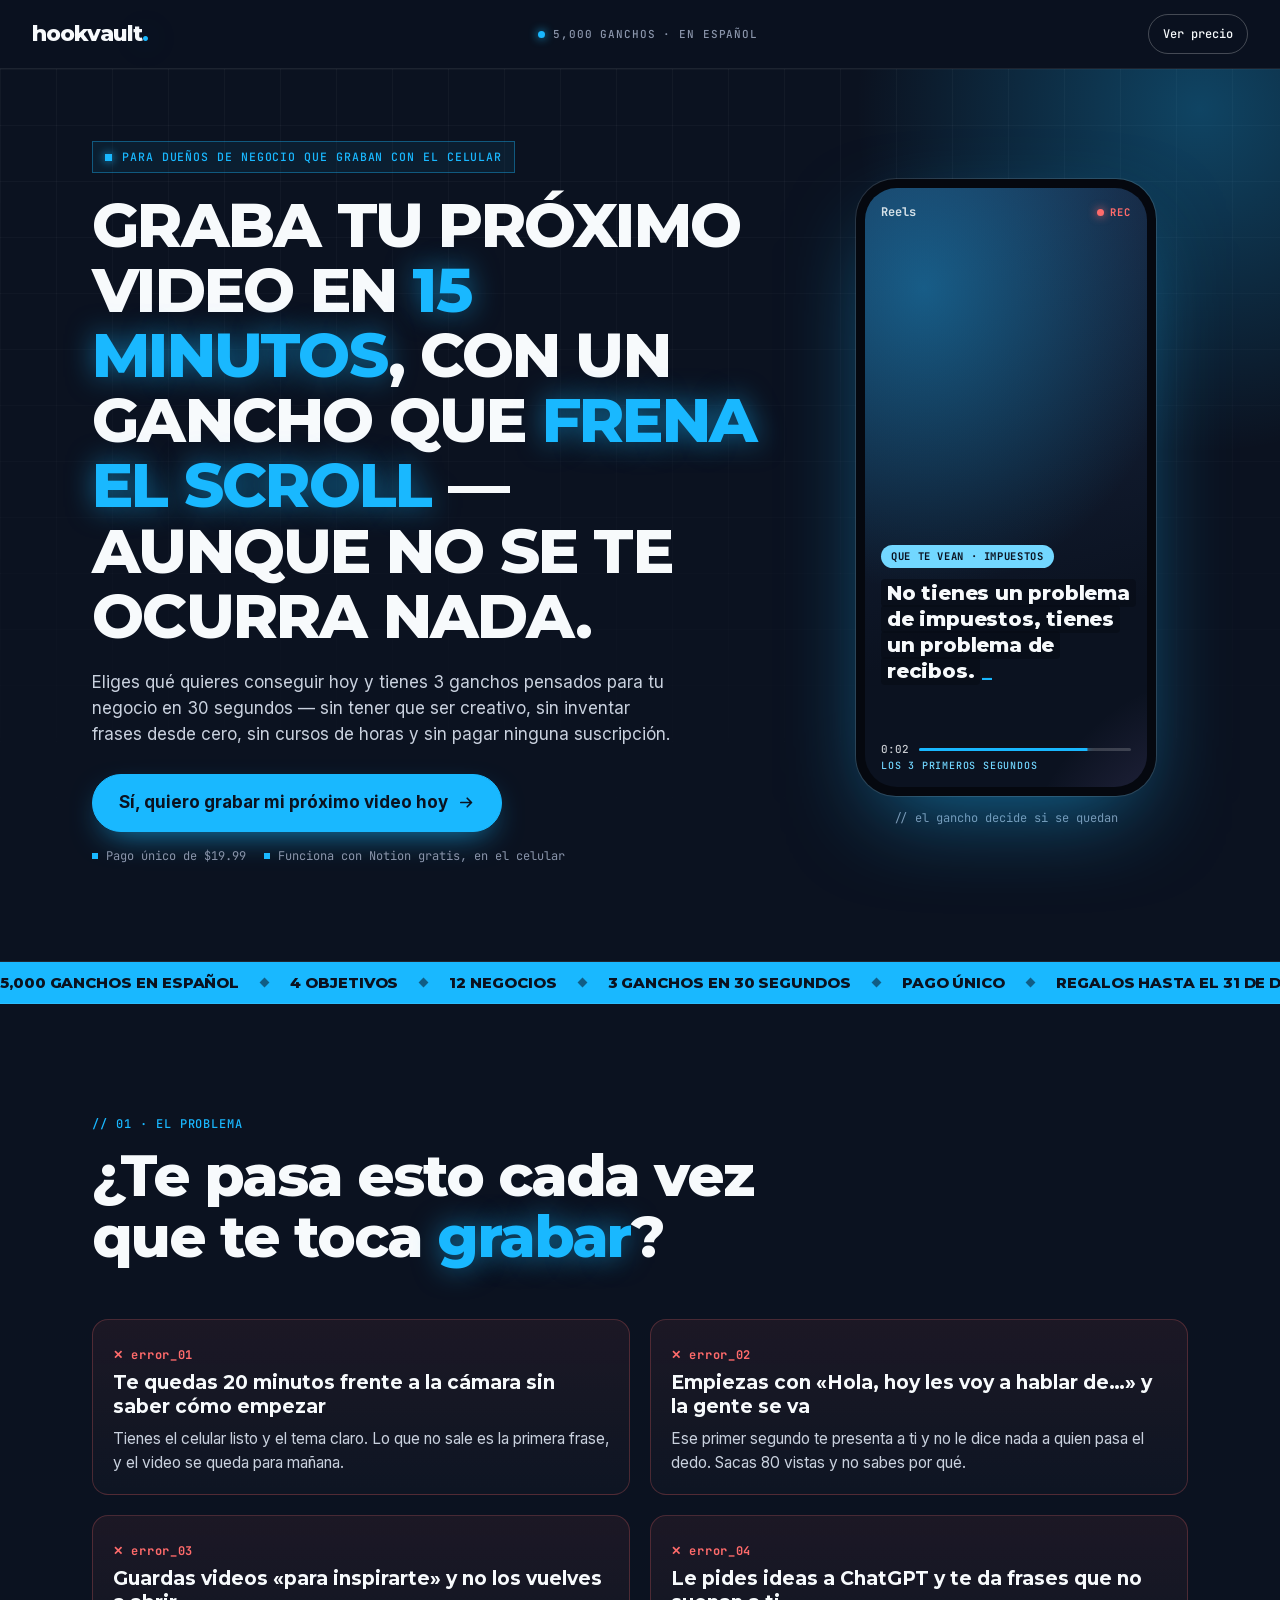
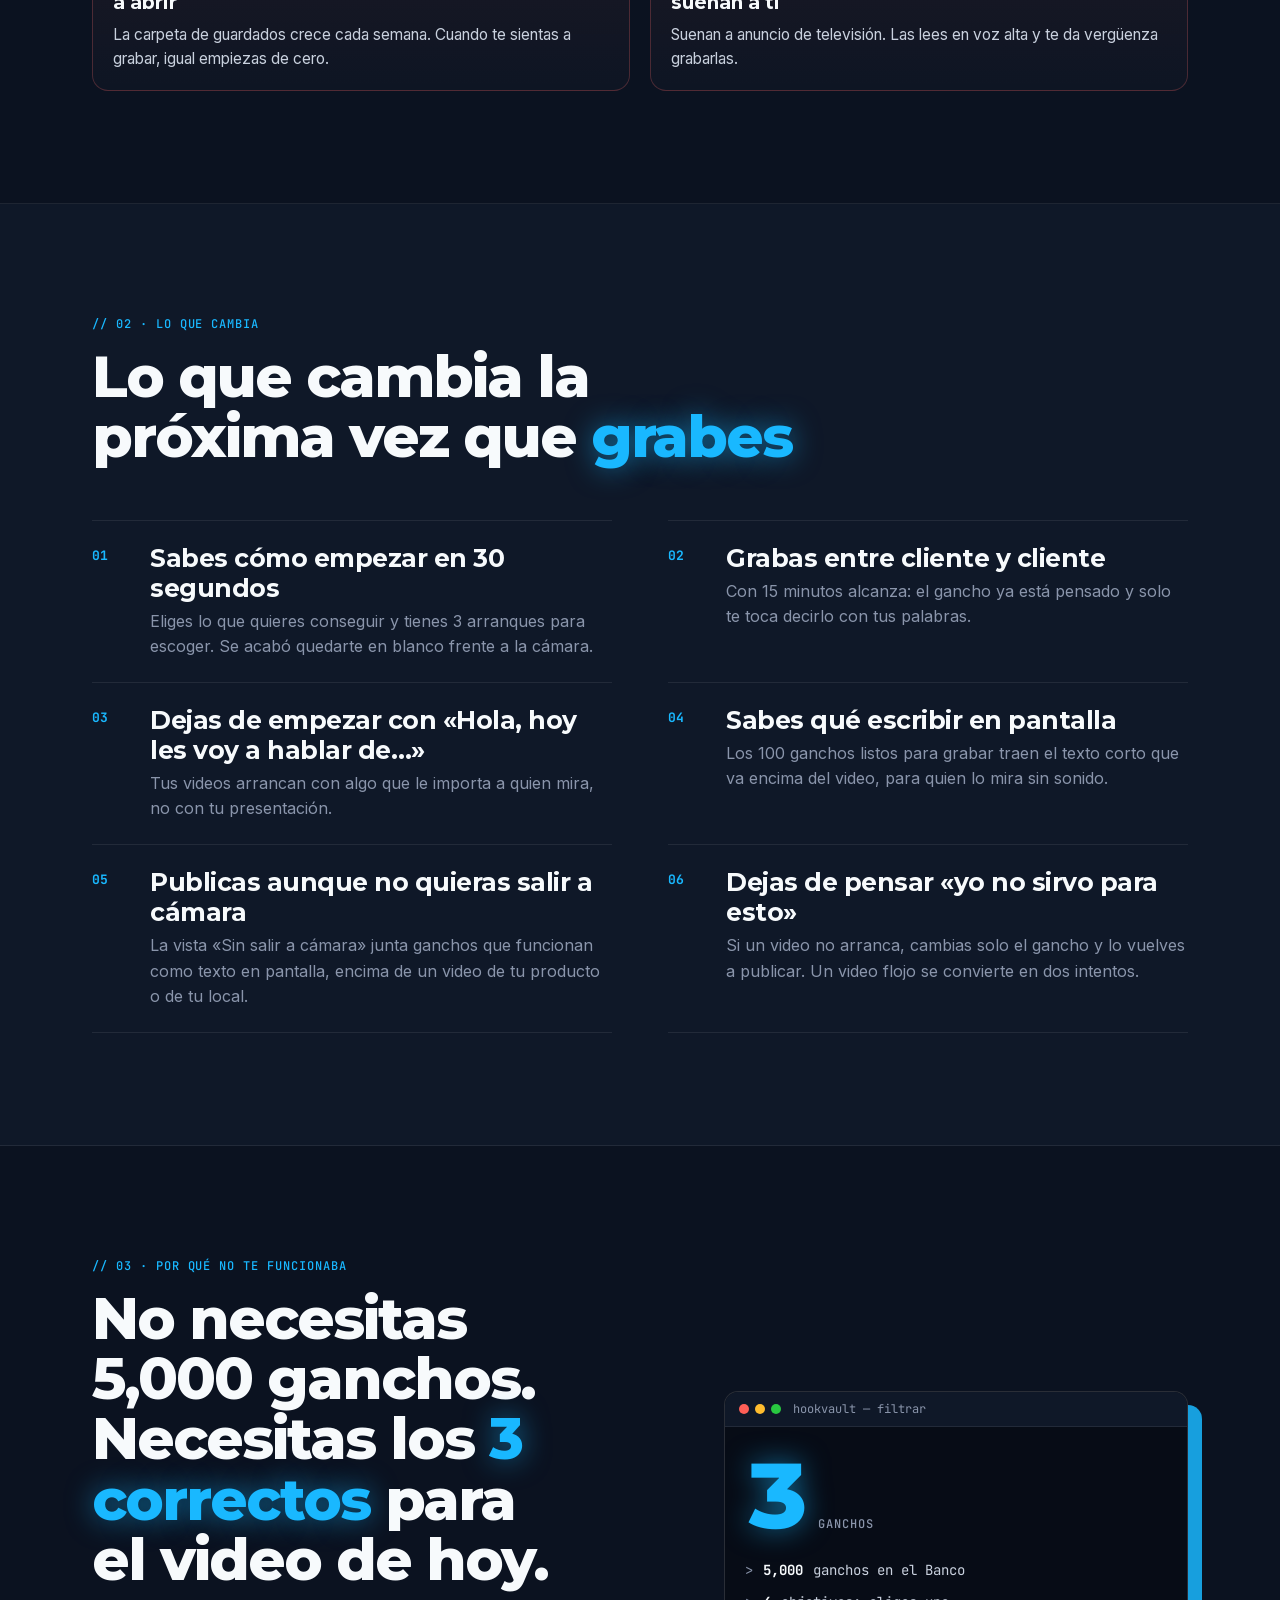
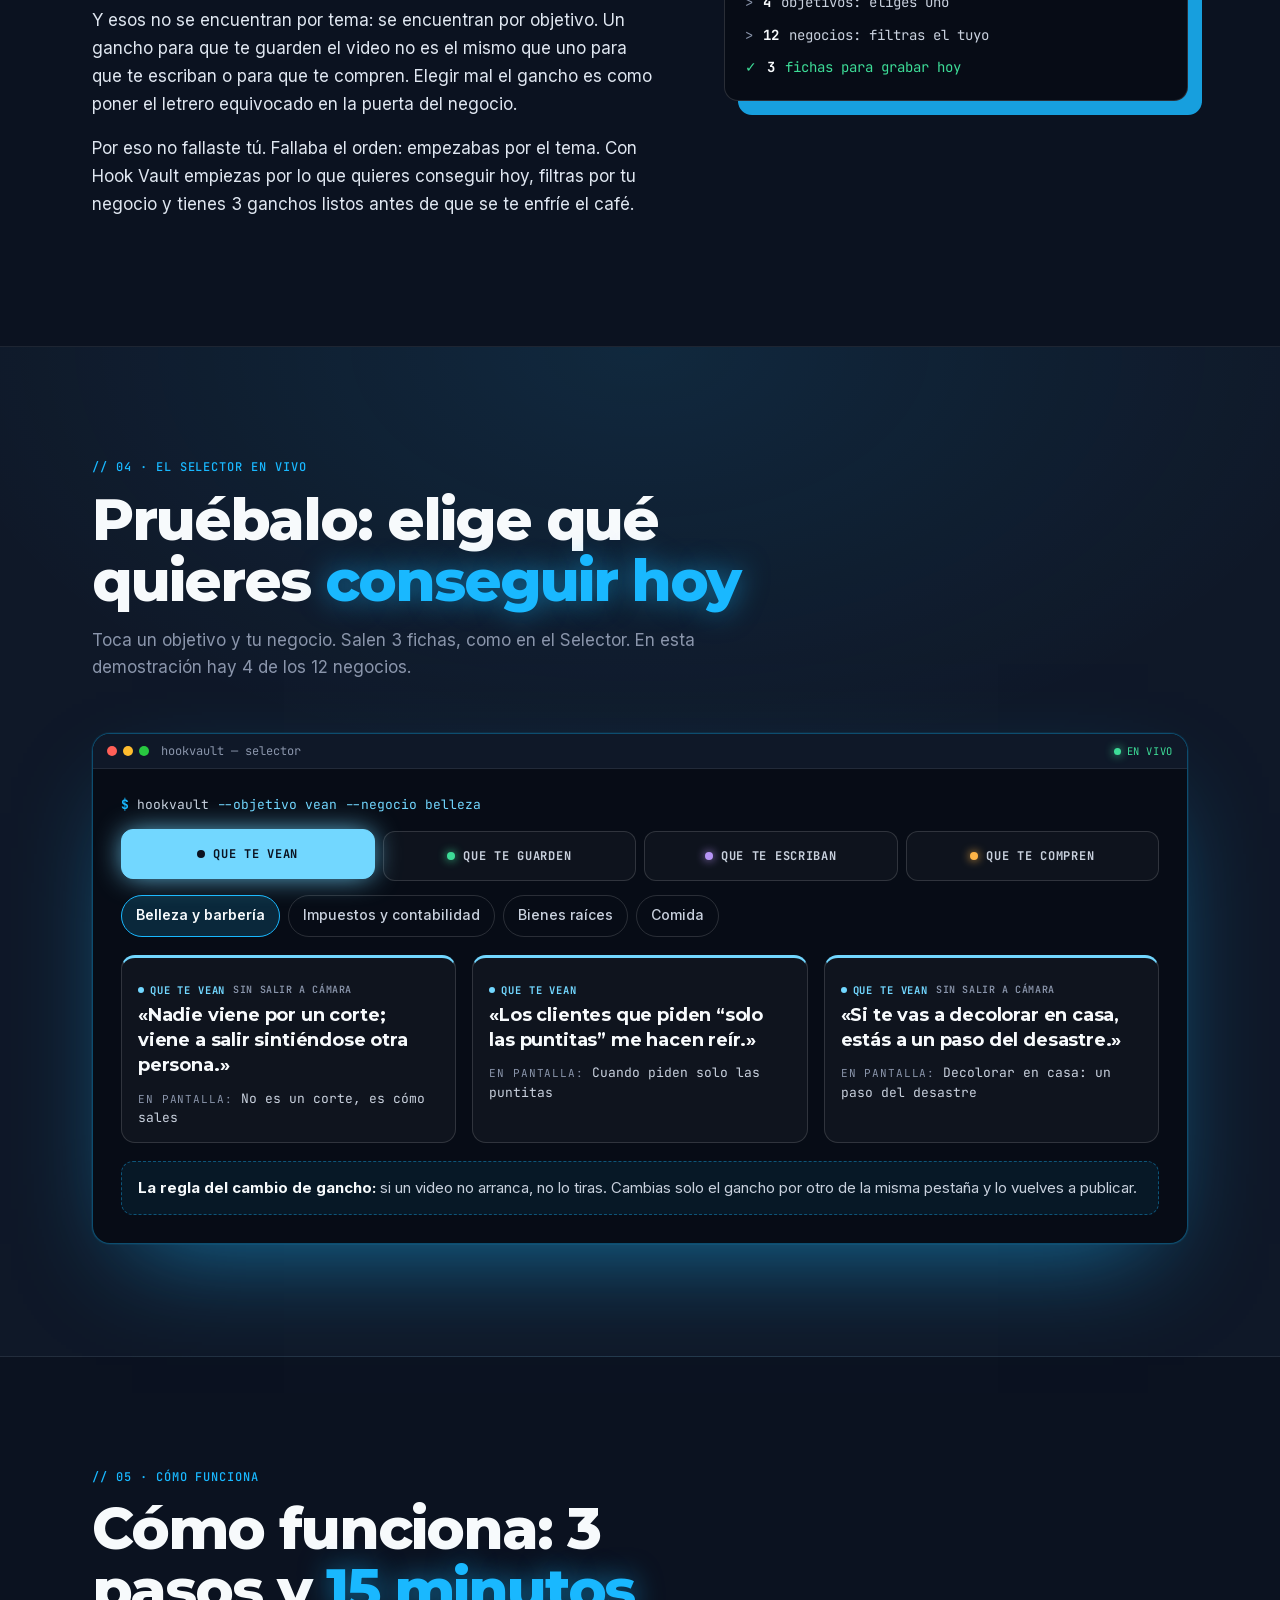
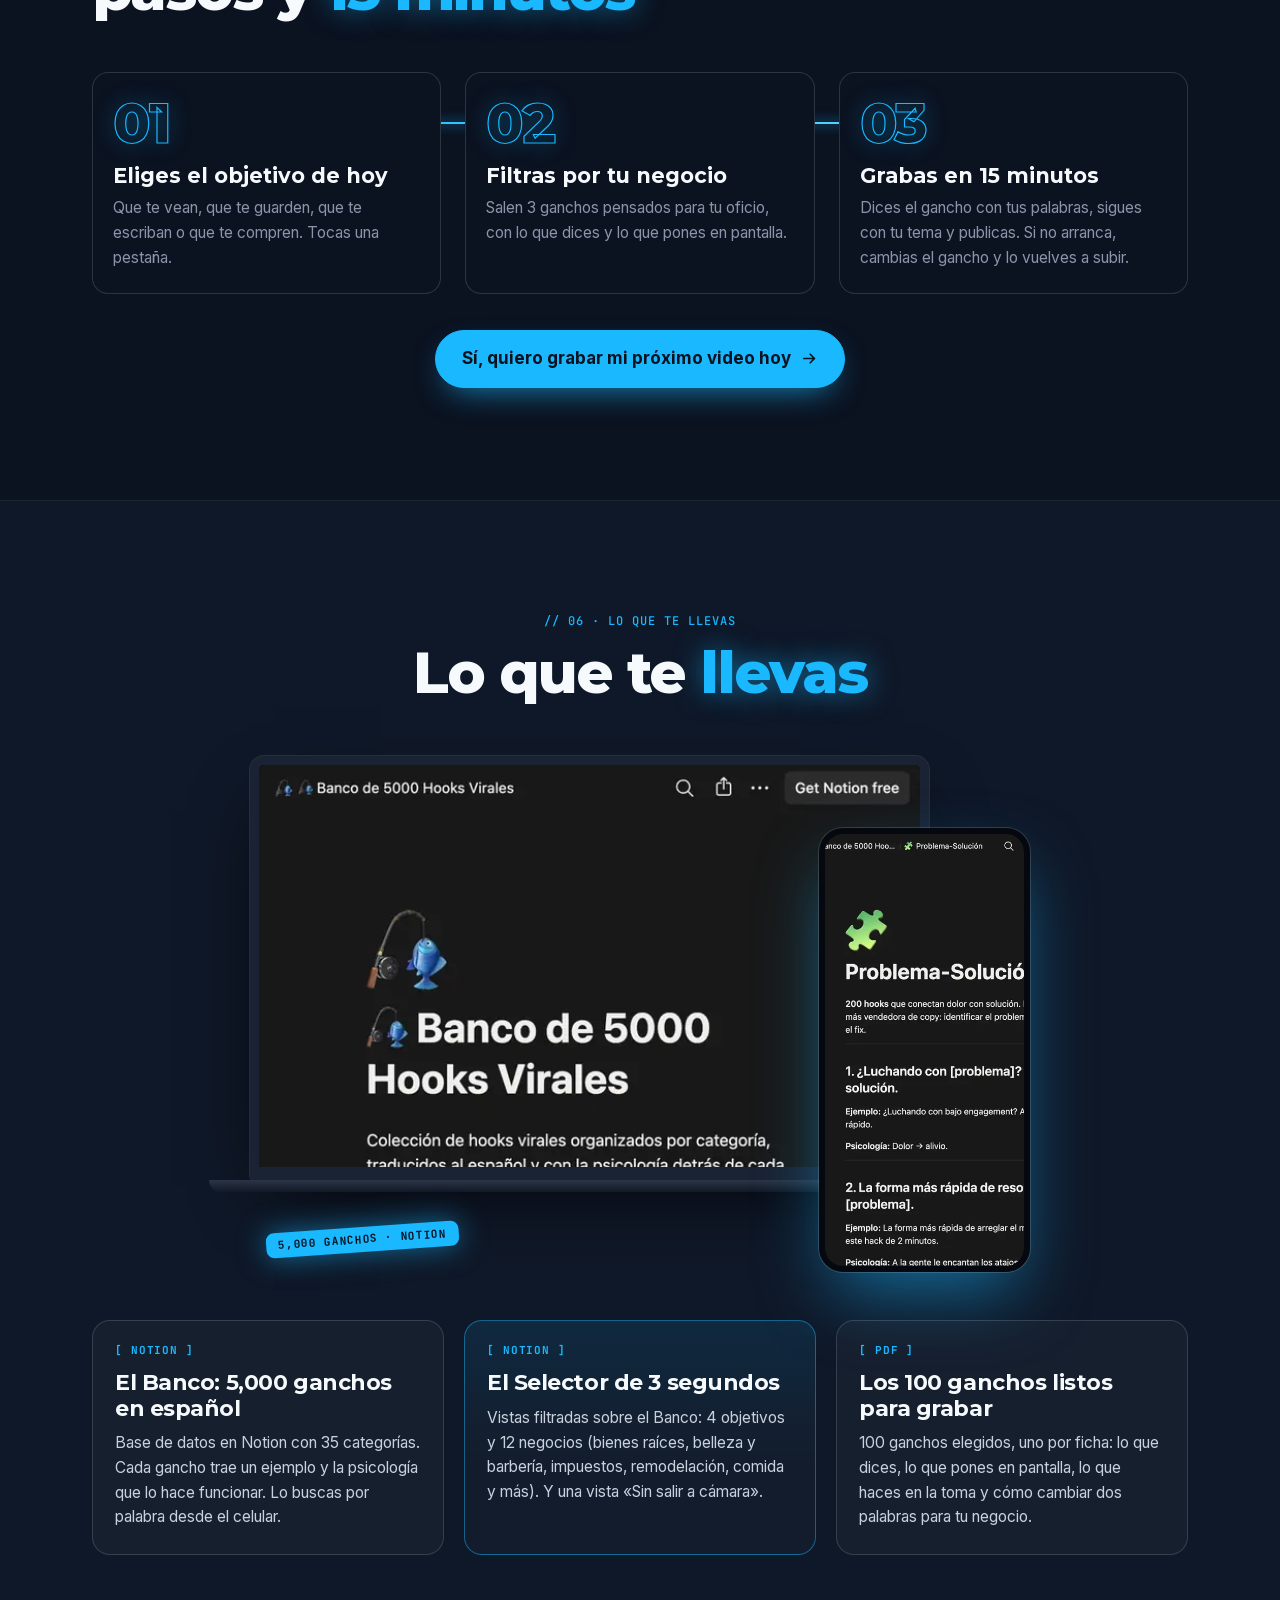
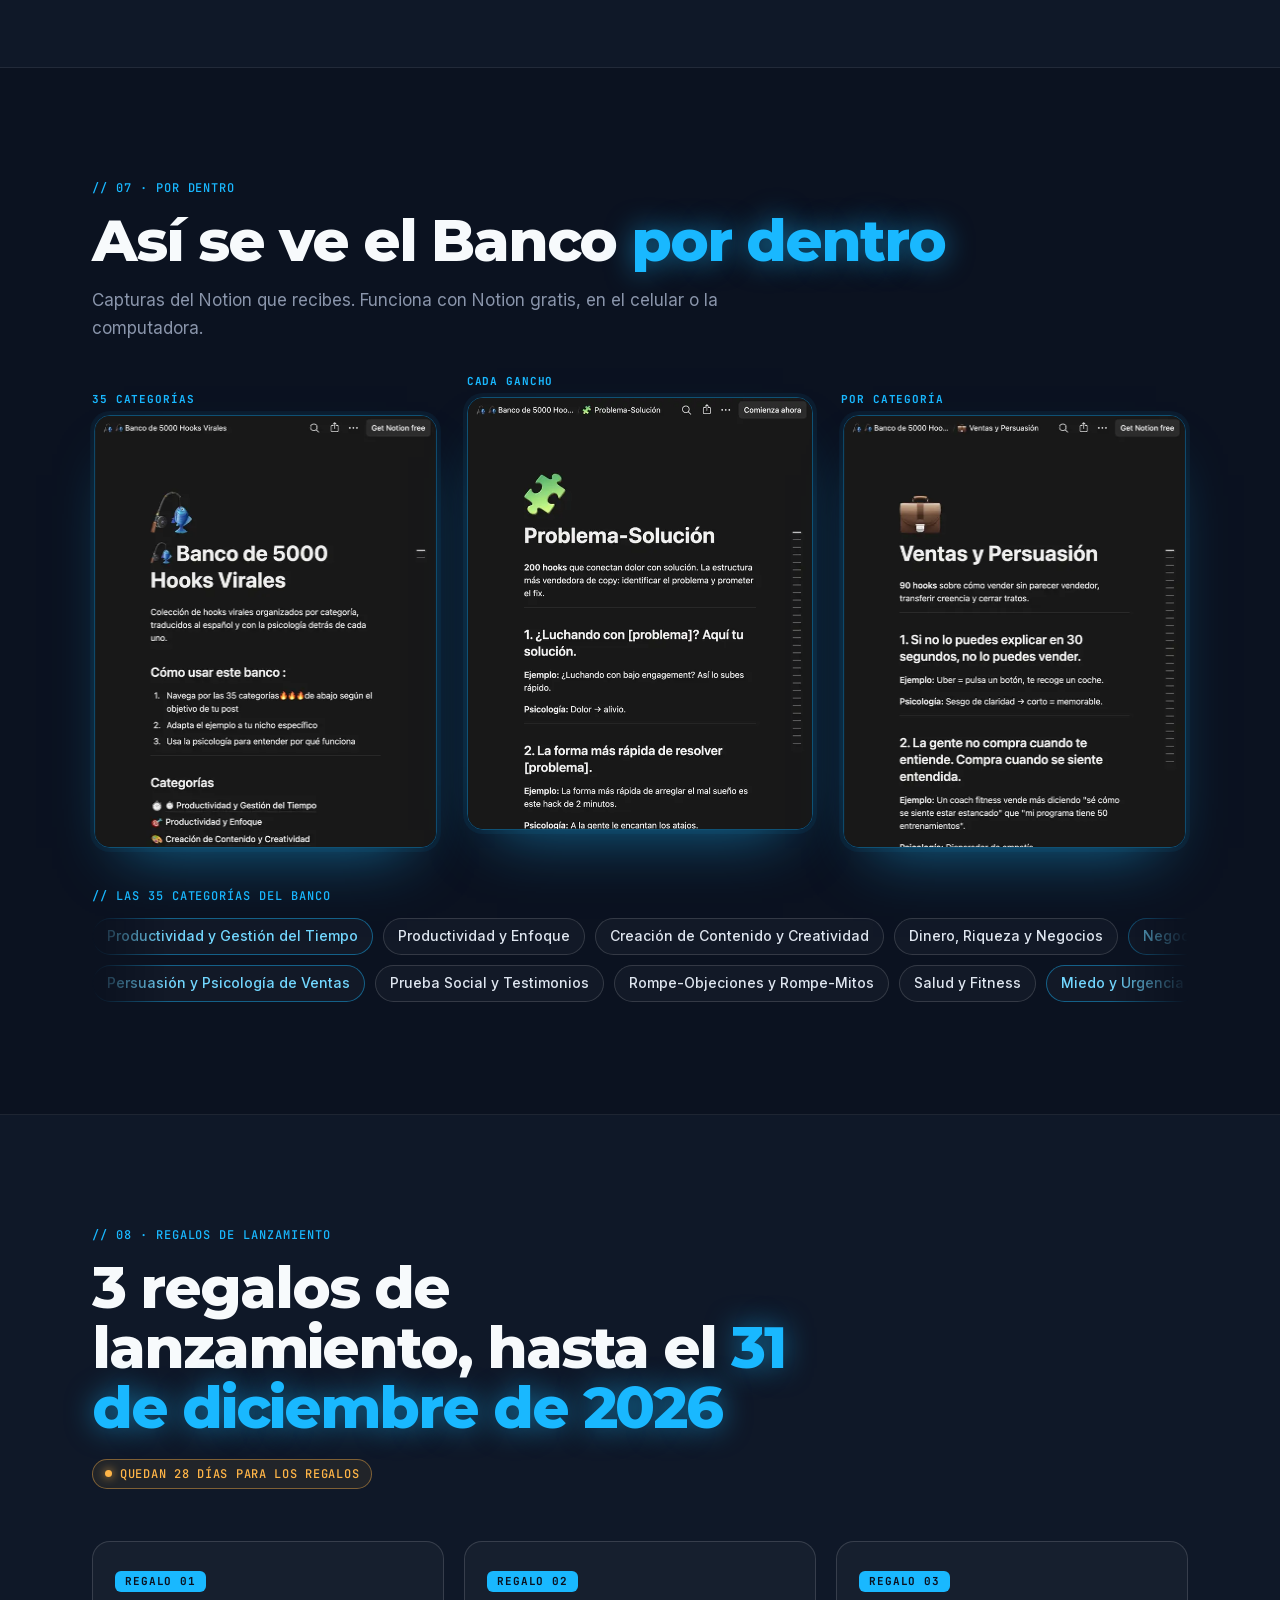
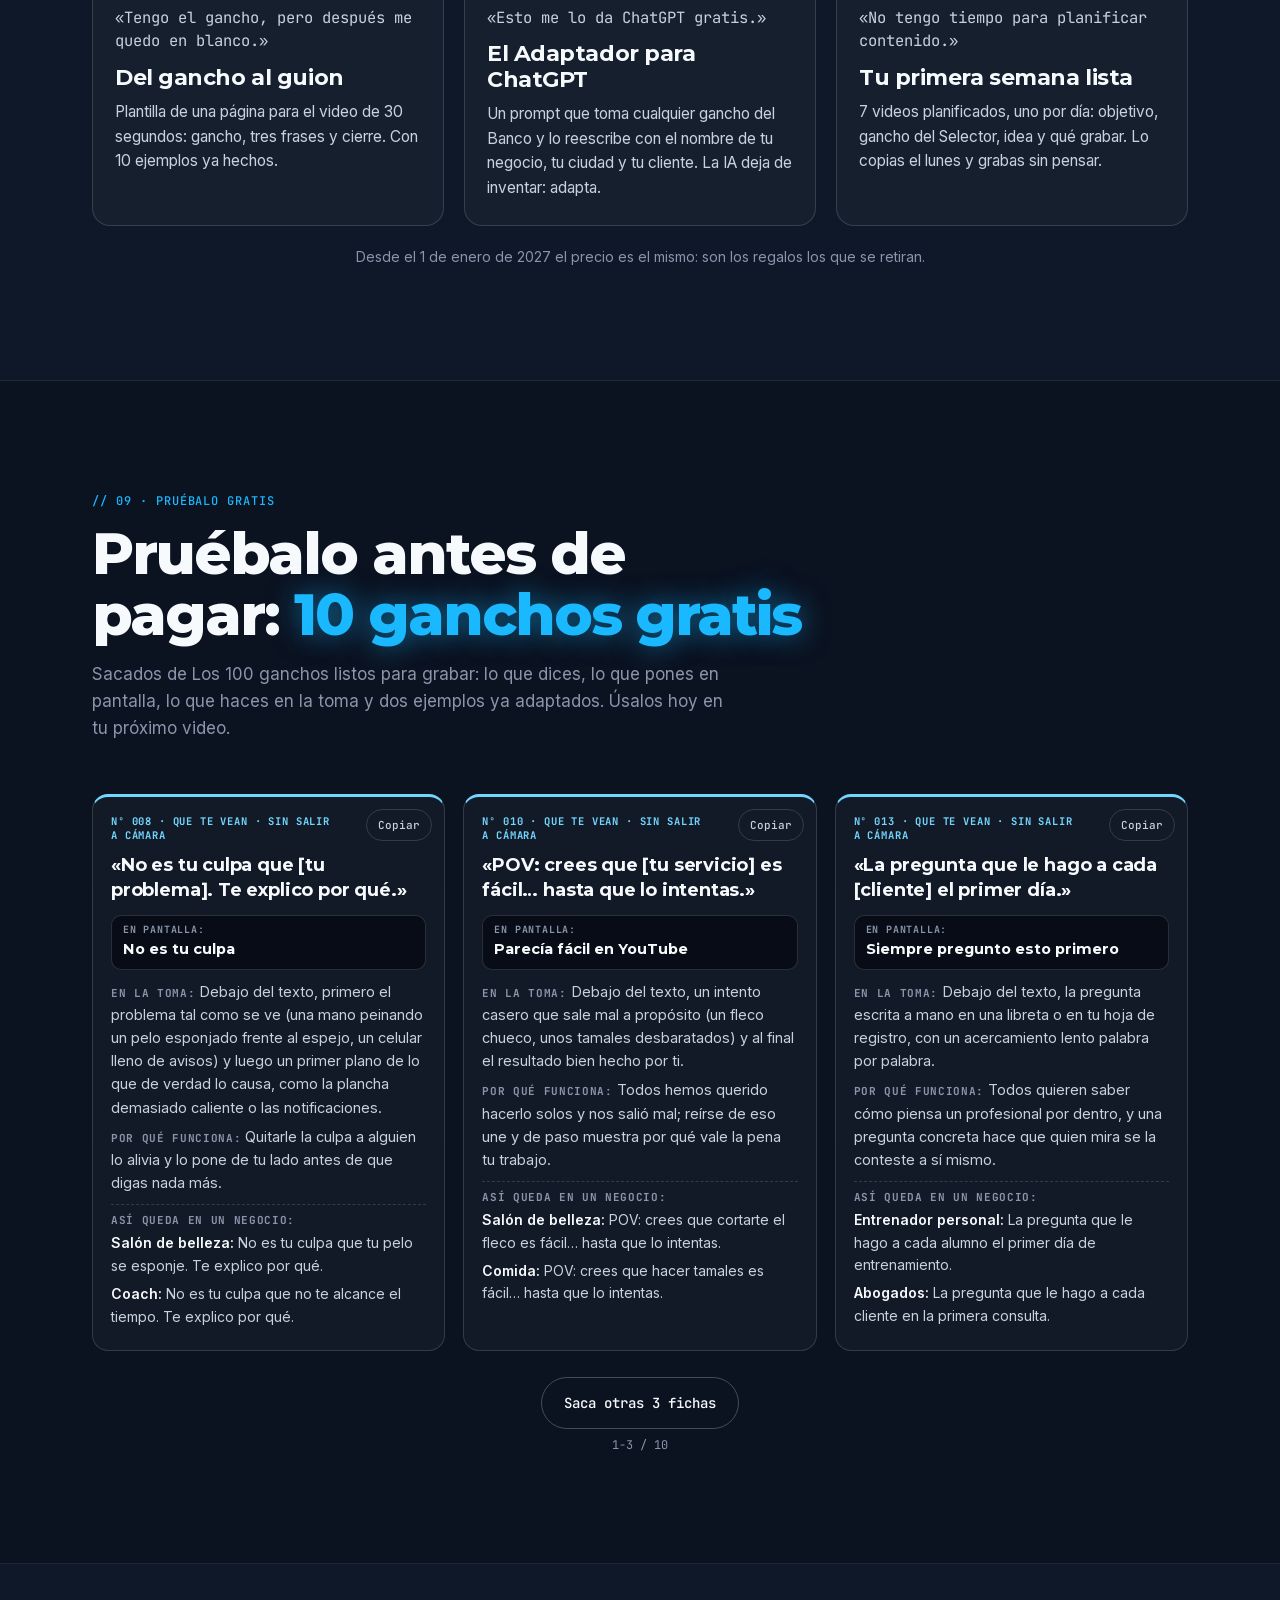
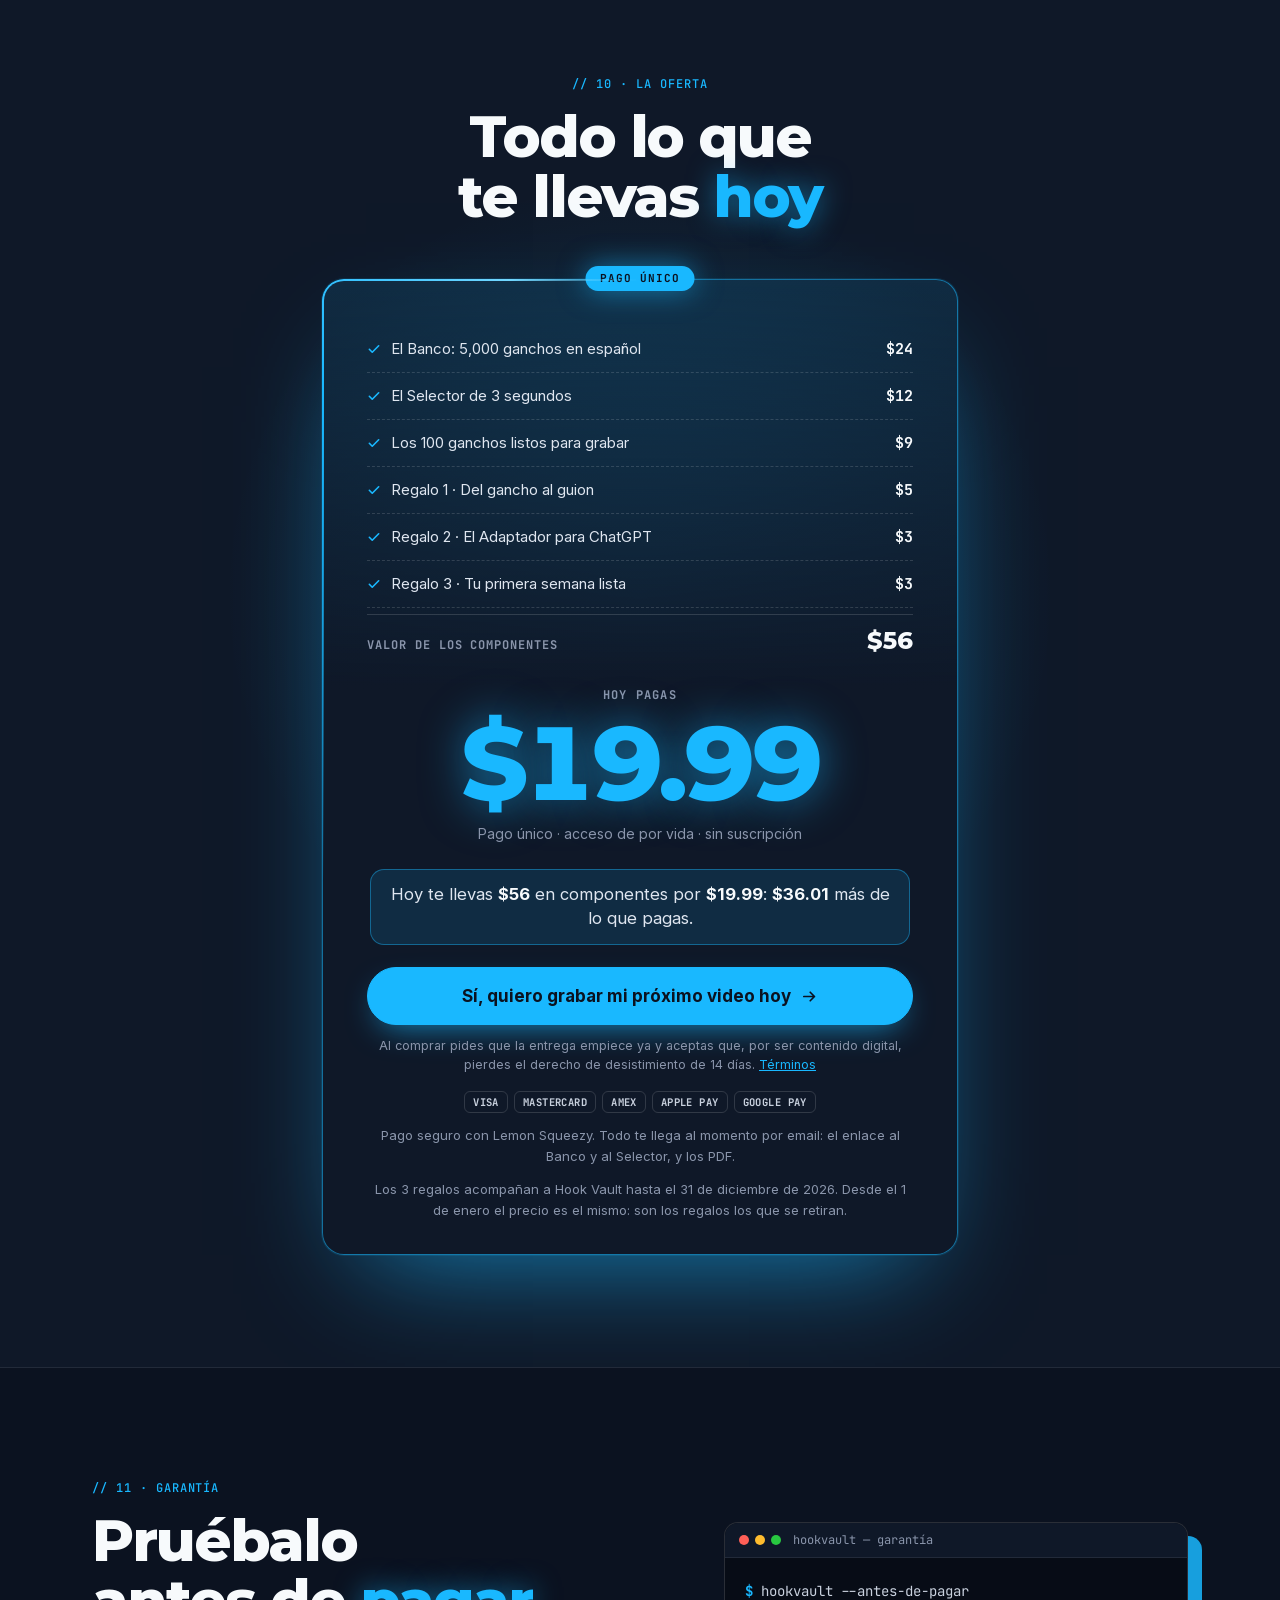
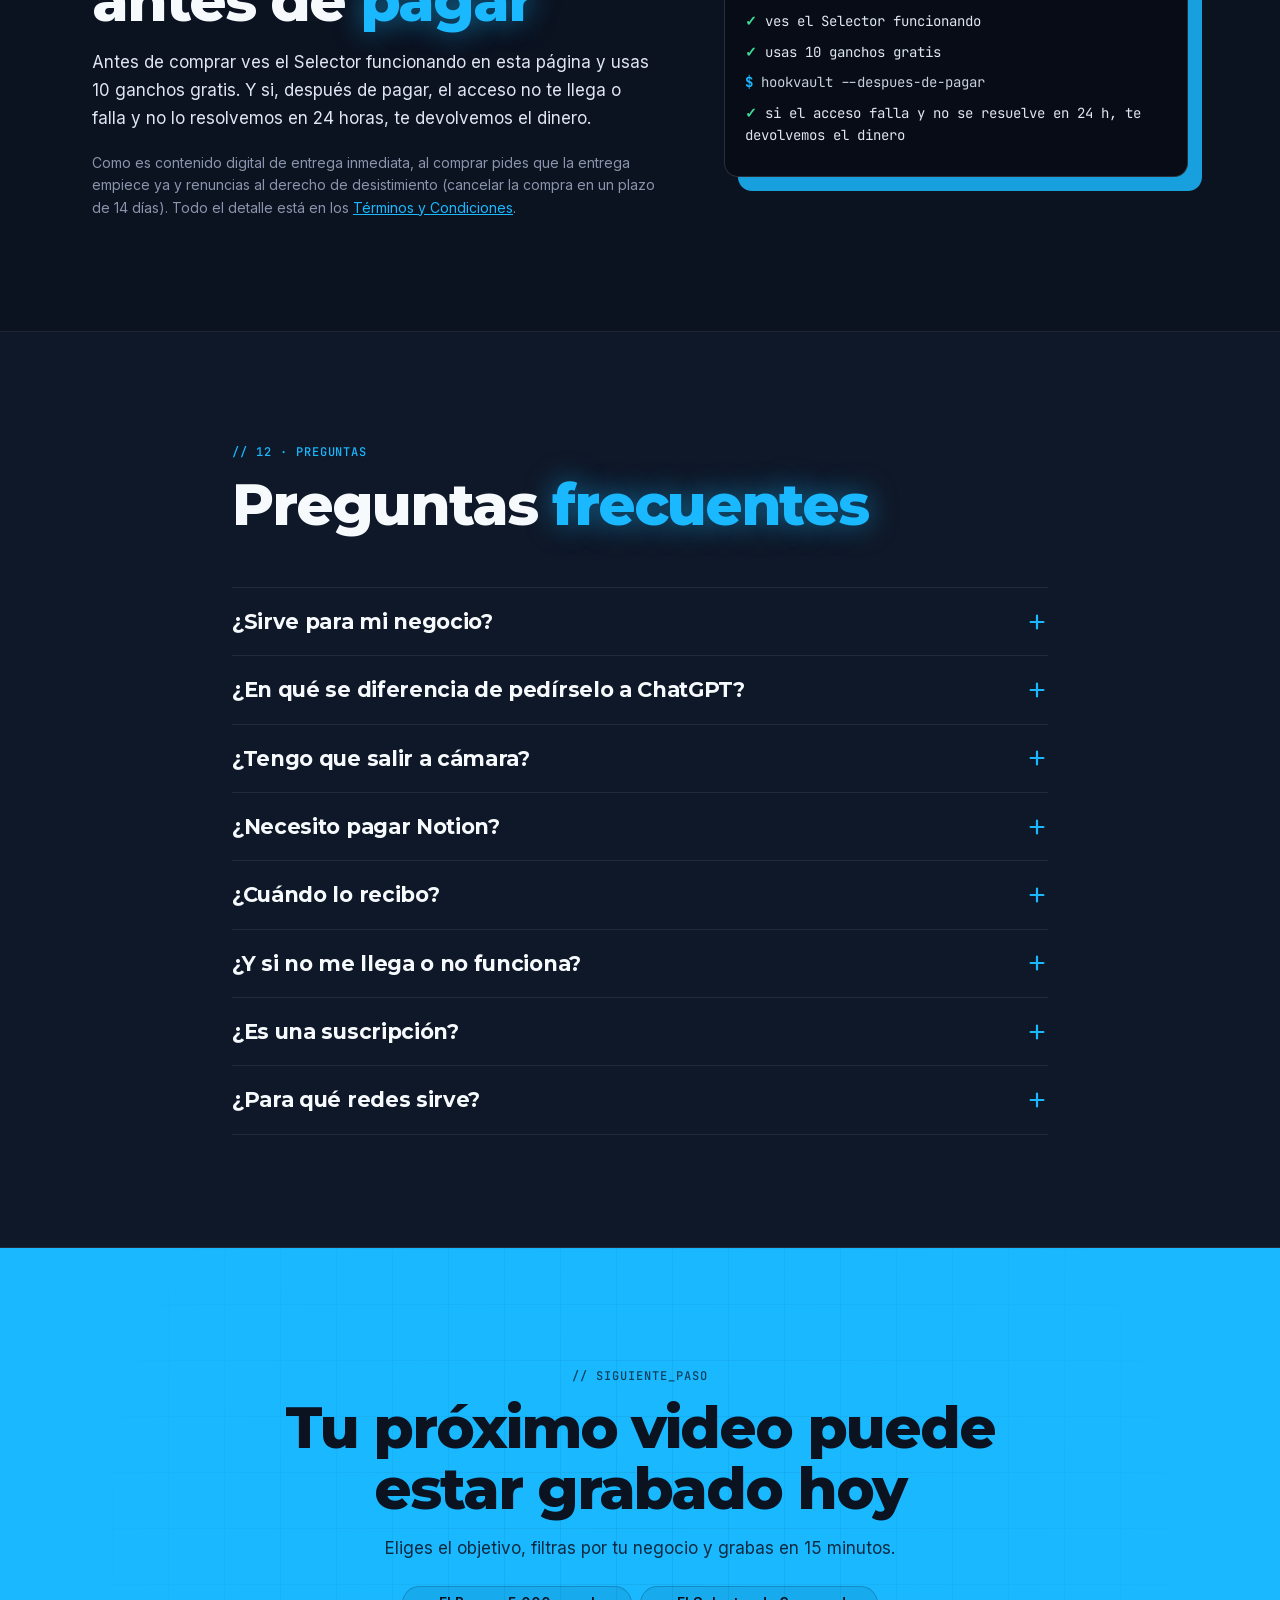
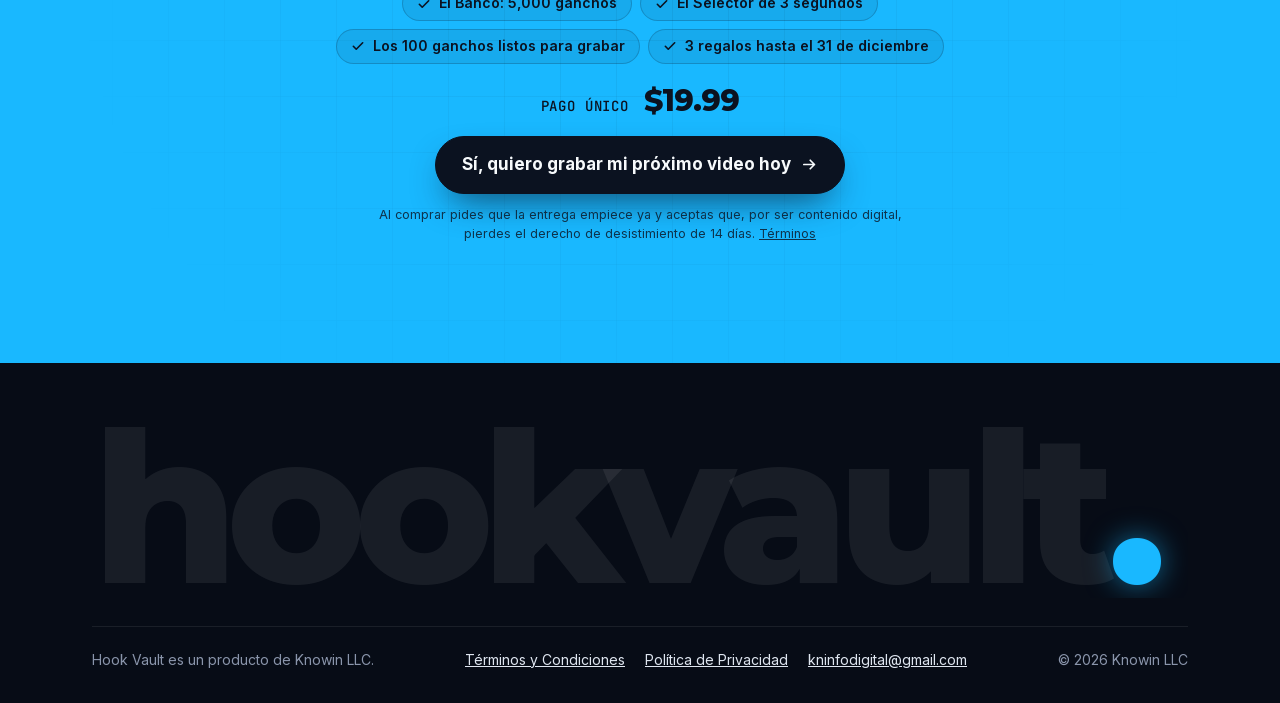
<file: index.html>
<!DOCTYPE html>
<html lang="es">
<head>
  <meta charset="UTF-8">
  <meta name="viewport" content="width=device-width, initial-scale=1.0">
  <title>Hook Vault · Graba tu próximo video en 15 minutos</title>
  <meta name="description" content="Eliges qué quieres conseguir hoy, filtras por tu negocio y tienes 3 ganchos para tu video en 30 segundos. 5,000 ganchos en español en Notion. Pago único de $19.99.">
  <meta property="og:title" content="Hook Vault · Graba tu próximo video en 15 minutos">
  <meta property="og:description" content="3 ganchos para tu negocio en 30 segundos, elegidos por lo que quieres conseguir hoy. 5,000 ganchos en español. Pago único.">
  <meta property="og:type" content="product">
  <meta name="theme-color" content="#0B1220">
  <link rel="icon" href="data:image/svg+xml,%3Csvg xmlns='http://www.w3.org/2000/svg' viewBox='0 0 64 64'%3E%3Crect width='64' height='64' rx='14' fill='%230B1220'/%3E%3Ctext x='29' y='44' font-family='Arial,sans-serif' font-weight='800' font-size='34' text-anchor='middle' fill='%23F7FAFC'%3Eh%3C/text%3E%3Ccircle cx='47' cy='41' r='5' fill='%2319B8FF'/%3E%3C/svg%3E">
  <link rel="preload" href="fonts/montserrat-var.woff2" as="font" type="font/woff2" crossorigin>
  <link rel="preload" href="fonts/inter-var.woff2" as="font" type="font/woff2" crossorigin>
  <style>
    @font-face { font-family: 'Inter'; font-style: normal; font-weight: 400 700; font-display: swap; src: url('fonts/inter-var.woff2') format('woff2'); }
    @font-face { font-family: 'Montserrat'; font-style: normal; font-weight: 700 800; font-display: swap; src: url('fonts/montserrat-var.woff2') format('woff2'); }
    @font-face { font-family: 'JetBrains Mono'; font-style: normal; font-weight: 400 700; font-display: swap; src: url('fonts/jetbrains-mono.woff2') format('woff2'); }
    @font-face { font-family: 'Inter Fallback'; font-weight: 400; src: local('Arial'), local('ArialMT'), local('Helvetica'); size-adjust: 107.1194%; ascent-override: 90.4365%; descent-override: 22.518%; line-gap-override: 0%; }
    @font-face { font-family: 'Inter Fallback'; font-weight: 600; src: local('Arial Bold'), local('Arial-BoldMT'), local('Helvetica Bold'); size-adjust: 101.5259%; ascent-override: 95.419%; descent-override: 23.7586%; line-gap-override: 0%; }
    @font-face { font-family: 'Montserrat Fallback'; font-weight: 800; src: local('Arial Bold'), local('Arial-BoldMT'), local('Helvetica Bold'); size-adjust: 112.5046%; ascent-override: 86.0409%; descent-override: 22.3102%; line-gap-override: 0%; }
    @font-face { font-family: 'JetBrains Mono Fallback'; font-weight: 400 700; src: local('Menlo'), local('Consolas'), local('Courier New'); size-adjust: 99%; ascent-override: 102%; descent-override: 30%; line-gap-override: 0%; }
  </style>
  <script>document.documentElement.classList.add('js');</script>
  <link rel="stylesheet" href="styles.css">
  <script src="https://app.lemonsqueezy.com/js/lemon.js" defer></script>
  <script>window.lemonSqueezyAffiliateConfig = { store: "knowin" };</script>
  <script src="https://lmsqueezy.com/affiliate.js" defer></script>
  <!-- Meta Pixel Code -->
  <script>
  !function(f,b,e,v,n,t,s)
  {if(f.fbq)return;n=f.fbq=function(){n.callMethod?
  n.callMethod.apply(n,arguments):n.queue.push(arguments)};
  if(!f._fbq)f._fbq=n;n.push=n;n.loaded=!0;n.version='2.0';
  n.queue=[];t=b.createElement(e);t.async=!0;
  t.src=v;s=b.getElementsByTagName(e)[0];
  s.parentNode.insertBefore(t,s)}(window, document,'script',
  'https://connect.facebook.net/en_US/fbevents.js');
  fbq('init', '1528389138650742');
  fbq('track', 'PageView');
  </script>
  <noscript><img height="1" width="1" style="display:none"
  src="https://www.facebook.com/tr?id=1528389138650742&ev=PageView&noscript=1"
  /></noscript>
  <!-- End Meta Pixel Code -->
</head>
<body>
  <a class="saltar" href="#inicio">Saltar al contenido</a>
  <div class="progreso" aria-hidden="true"></div>

  <header class="nav">
    <a href="#inicio" class="logo" aria-label="Hook Vault, ir al inicio"><span translate="no">hookvault</span><i>.</i></a>
    <p class="nav__estado" translate="no"><i aria-hidden="true"></i>5,000 ganchos · en español</p>
    <a href="#oferta" class="btn btn--fantasma btn--chico">Ver precio</a>
  </header>

  <main id="inicio">

    <!-- ==== 1. Hero ==== -->
    <section class="hero">
      <div class="hero__rejilla-fondo" aria-hidden="true"></div>
      <div class="hero__brillo" aria-hidden="true"></div>
      <canvas class="hero__malla" aria-hidden="true"></canvas>

      <div class="contenedor hero__dentro">
        <div class="hero__texto">
          <p class="eyebrow"><i aria-hidden="true"></i>Para dueños de negocio que graban con el celular</p>
          <h1 class="hero__titulo">Graba tu próximo video en <em>15 minutos</em>, con un gancho que <em>frena el scroll</em> — aunque no se te ocurra nada.</h1>
          <p class="hero__sub">Eliges qué quieres conseguir hoy y tienes 3 ganchos pensados para tu negocio en 30 segundos — sin tener que ser creativo, sin inventar frases desde cero, sin cursos de horas y sin pagar ninguna suscripción.</p>
          <div class="hero__acciones">
            <a href="#oferta" class="btn btn--grande">Sí, quiero grabar mi próximo video hoy <span class="flecha" aria-hidden="true"></span></a>
          </div>
          <p class="hero__micro" translate="no"><span>Pago único de $19.99</span><span>Funciona con Notion gratis, en el celular</span></p>
        </div>

        <div class="hero__movil" aria-hidden="true">
          <div class="movil">
            <div class="movil__pantalla">
              <div class="movil__arriba"><span>Reels</span><span class="movil__rec"><i></i>REC</span></div>
              <span class="movil__chip" data-chip style="--obj: var(--vean)">Que te vean · Impuestos</span>
              <p class="movil__gancho"><span data-gancho>No tienes un problema de impuestos, tienes un problema de recibos.</span><i class="caret">_</i></p>
              <div class="movil__tiempo">
                <span data-seg translate="no">0:03</span>
                <div class="movil__barra"><i data-barra></i></div>
                <span>los 3 primeros segundos</span>
              </div>
            </div>
          </div>
          <p class="movil__pie">// el gancho decide si se quedan</p>
        </div>
      </div>
    </section>

    <!-- Tira en movimiento -->
    <div class="tira" aria-hidden="true">
      <div class="tira__pista">
        <span>5,000 ganchos en español <i></i> 4 objetivos <i></i> 12 negocios <i></i> 3 ganchos en 30 segundos <i></i> Pago único <i></i> Regalos hasta el 31 de diciembre <i></i></span>
        <span>5,000 ganchos en español <i></i> 4 objetivos <i></i> 12 negocios <i></i> 3 ganchos en 30 segundos <i></i> Pago único <i></i> Regalos hasta el 31 de diciembre <i></i></span>
        <span>5,000 ganchos en español <i></i> 4 objetivos <i></i> 12 negocios <i></i> 3 ganchos en 30 segundos <i></i> Pago único <i></i> Regalos hasta el 31 de diciembre <i></i></span>
      </div>
    </div>

    <!-- ==== 2. Dolores ==== -->
    <section class="seccion" aria-labelledby="t-dolores">
      <div class="contenedor">
        <div class="cabeza rv">
          <span class="id">// 01 · el problema</span>
          <h2 id="t-dolores" class="h2">¿Te pasa esto cada vez que te toca <em>grabar</em>?</h2>
        </div>
        <div class="rejilla rejilla--2">
          <article class="error rv">
            <span class="error__id" translate="no">✕ error_01</span>
            <h3>Te quedas 20 minutos frente a la cámara sin saber cómo empezar</h3>
            <p>Tienes el celular listo y el tema claro. Lo que no sale es la primera frase, y el video se queda para mañana.</p>
          </article>
          <article class="error rv">
            <span class="error__id" translate="no">✕ error_02</span>
            <h3>Empiezas con «Hola, hoy les voy a hablar de…» y la gente se va</h3>
            <p>Ese primer segundo te presenta a ti y no le dice nada a quien pasa el dedo. Sacas 80 vistas y no sabes por qué.</p>
          </article>
          <article class="error rv">
            <span class="error__id" translate="no">✕ error_03</span>
            <h3>Guardas videos «para inspirarte» y no los vuelves a abrir</h3>
            <p>La carpeta de guardados crece cada semana. Cuando te sientas a grabar, igual empiezas de cero.</p>
          </article>
          <article class="error rv">
            <span class="error__id" translate="no">✕ error_04</span>
            <h3>Le pides ideas a ChatGPT y te da frases que no suenan a ti</h3>
            <p>Suenan a anuncio de televisión. Las lees en voz alta y te da vergüenza grabarlas.</p>
          </article>
        </div>
      </div>
    </section>

    <!-- ==== 3. Beneficios ==== -->
    <section class="seccion seccion--alt" aria-labelledby="t-beneficios">
      <div class="contenedor">
        <div class="cabeza rv">
          <span class="id">// 02 · lo que cambia</span>
          <h2 id="t-beneficios" class="h2">Lo que cambia la próxima vez que <em>grabes</em></h2>
        </div>
        <ol class="filas">
          <li class="fila rv"><span class="fila__n" translate="no">01</span><div><h3>Sabes cómo empezar en 30 segundos</h3><p>Eliges lo que quieres conseguir y tienes 3 arranques para escoger. Se acabó quedarte en blanco frente a la cámara.</p></div></li>
          <li class="fila rv"><span class="fila__n" translate="no">02</span><div><h3>Grabas entre cliente y cliente</h3><p>Con 15 minutos alcanza: el gancho ya está pensado y solo te toca decirlo con tus palabras.</p></div></li>
          <li class="fila rv"><span class="fila__n" translate="no">03</span><div><h3>Dejas de empezar con «Hola, hoy les voy a hablar de…»</h3><p>Tus videos arrancan con algo que le importa a quien mira, no con tu presentación.</p></div></li>
          <li class="fila rv"><span class="fila__n" translate="no">04</span><div><h3>Sabes qué escribir en pantalla</h3><p>Los 100 ganchos listos para grabar traen el texto corto que va encima del video, para quien lo mira sin sonido.</p></div></li>
          <li class="fila rv"><span class="fila__n" translate="no">05</span><div><h3>Publicas aunque no quieras salir a cámara</h3><p>La vista «Sin salir a cámara» junta ganchos que funcionan como texto en pantalla, encima de un video de tu producto o de tu local.</p></div></li>
          <li class="fila rv"><span class="fila__n" translate="no">06</span><div><h3>Dejas de pensar «yo no sirvo para esto»</h3><p>Si un video no arranca, cambias solo el gancho y lo vuelves a publicar. Un video flojo se convierte en dos intentos.</p></div></li>
        </ol>
      </div>
    </section>

    <!-- ==== 4. Solución ==== -->
    <section class="seccion" aria-labelledby="t-solucion">
      <div class="contenedor dos-col">
        <div class="rv">
          <span class="id">// 03 · por qué no te funcionaba</span>
          <h2 id="t-solucion" class="h2">No necesitas 5,000 ganchos. Necesitas los <em>3 correctos</em> para el video de hoy.</h2>
          <p class="texto">Y esos no se encuentran por tema: se encuentran por objetivo. Un gancho para que te guarden el video no es el mismo que uno para que te escriban o para que te compren. Elegir mal el gancho es como poner el letrero equivocado en la puerta del negocio.</p>
          <p class="texto">Por eso no fallaste tú. Fallaba el orden: empezabas por el tema. Con Hook Vault empiezas por lo que quieres conseguir hoy, filtras por tu negocio y tienes 3 ganchos listos antes de que se te enfríe el café.</p>
        </div>
        <div class="terminal terminal--sombra rv" data-embudo>
          <div class="terminal__barra"><span class="puntos" aria-hidden="true"><i></i><i></i><i></i></span><span translate="no">hookvault — filtrar</span></div>
          <div class="terminal__cuerpo">
            <p class="cuenta" aria-hidden="true"><b data-cuenta translate="no">3</b><span data-cuenta-texto>fichas para grabar hoy</span></p>
            <ol class="pasos-terminal" aria-label="De 5,000 ganchos a 3">
              <li><span translate="no">5,000</span> ganchos en el Banco</li>
              <li><span translate="no">4</span> objetivos: eliges uno</li>
              <li><span translate="no">12</span> negocios: filtras el tuyo</li>
              <li class="ok"><span translate="no">3</span> fichas para grabar hoy</li>
            </ol>
          </div>
        </div>
      </div>
    </section>

    <!-- ==== 5. Firma: el Selector en vivo ==== -->
    <section class="seccion seccion--selector" id="selector" aria-labelledby="t-selector">
      <div class="contenedor">
        <div class="cabeza rv">
          <span class="id">// 04 · el selector en vivo</span>
          <h2 id="t-selector" class="h2">Pruébalo: elige qué quieres <em>conseguir hoy</em></h2>
          <p class="desc">Toca un objetivo y tu negocio. Salen 3 fichas, como en el Selector. En esta demostración hay 4 de los 12 negocios.</p>
        </div>

        <div class="app rv">
          <div class="terminal__barra"><span class="puntos" aria-hidden="true"><i></i><i></i><i></i></span><span translate="no">hookvault — selector</span><span class="vivo"><i aria-hidden="true"></i>en vivo</span></div>
          <div class="app__cuerpo">
            <p class="app__cmd" translate="no" aria-hidden="true"><span class="prompt">$</span> hookvault <span data-cmd-obj>--objetivo vean</span> <span data-cmd-neg>--negocio belleza</span></p>
            <div class="selector__pestanas" role="group" aria-label="Objetivo del video">
              <button type="button" class="pestana" style="--obj: var(--vean)" data-objetivo="vean" aria-pressed="true">Que te vean</button>
              <button type="button" class="pestana" style="--obj: var(--guarden)" data-objetivo="guarden" aria-pressed="false">Que te guarden</button>
              <button type="button" class="pestana" style="--obj: var(--escriban)" data-objetivo="escriban" aria-pressed="false">Que te escriban</button>
              <button type="button" class="pestana" style="--obj: var(--compren)" data-objetivo="compren" aria-pressed="false">Que te compren</button>
            </div>
            <div class="selector__negocios" role="group" aria-label="Tu negocio">
              <button type="button" class="chip" data-negocio="belleza" aria-pressed="true">Belleza y barbería</button>
              <button type="button" class="chip" data-negocio="impuestos" aria-pressed="false">Impuestos y contabilidad</button>
              <button type="button" class="chip" data-negocio="casas" aria-pressed="false">Bienes raíces</button>
              <button type="button" class="chip" data-negocio="comida" aria-pressed="false">Comida</button>
            </div>
            <div class="selector__fichas" id="selectorFichas" aria-live="polite">
              <article class="gancho" style="--obj: var(--vean)">
                <span class="gancho__tag">Que te vean</span><span class="gancho__sin">Sin salir a cámara</span>
                <p class="gancho__texto">«Nadie viene por un corte; viene a salir sintiéndose otra persona.»</p>
                <p class="gancho__pantalla"><span>En pantalla:</span> No es un corte, es cómo sales</p>
              </article>
              <article class="gancho" style="--obj: var(--vean)">
                <span class="gancho__tag">Que te vean</span>
                <p class="gancho__texto">«Los clientes que piden “solo las puntitas” me hacen reír.»</p>
                <p class="gancho__pantalla"><span>En pantalla:</span> Cuando piden solo las puntitas</p>
              </article>
              <article class="gancho" style="--obj: var(--vean)">
                <span class="gancho__tag">Que te vean</span><span class="gancho__sin">Sin salir a cámara</span>
                <p class="gancho__texto">«Si te vas a decolorar en casa, estás a un paso del desastre.»</p>
                <p class="gancho__pantalla"><span>En pantalla:</span> Decolorar en casa: un paso del desastre</p>
              </article>
            </div>
            <p class="regla"><strong>La regla del cambio de gancho:</strong> si un video no arranca, no lo tiras. Cambias solo el gancho por otro de la misma pestaña y lo vuelves a publicar.</p>
          </div>
        </div>
      </div>
    </section>

    <!-- ==== 6. Cómo funciona en 3 pasos ==== -->
    <section class="seccion" aria-labelledby="t-pasos">
      <div class="contenedor">
        <div class="cabeza rv">
          <span class="id">// 05 · cómo funciona</span>
          <h2 id="t-pasos" class="h2">Cómo funciona: 3 pasos y <em>15 minutos</em></h2>
        </div>
        <ol class="pasos rv">
          <li class="paso"><span class="paso__n" translate="no">01</span><h3>Eliges el objetivo de hoy</h3><p>Que te vean, que te guarden, que te escriban o que te compren. Tocas una pestaña.</p></li>
          <li class="paso"><span class="paso__n" translate="no">02</span><h3>Filtras por tu negocio</h3><p>Salen 3 ganchos pensados para tu oficio, con lo que dices y lo que pones en pantalla.</p></li>
          <li class="paso"><span class="paso__n" translate="no">03</span><h3>Grabas en 15 minutos</h3><p>Dices el gancho con tus palabras, sigues con tu tema y publicas. Si no arranca, cambias el gancho y lo vuelves a subir.</p></li>
        </ol>
        <div class="centrado rv">
          <a href="#oferta" class="btn btn--grande">Sí, quiero grabar mi próximo video hoy <span class="flecha" aria-hidden="true"></span></a>
        </div>
      </div>
    </section>

    <!-- ==== 7. Entregables ==== -->
    <section class="seccion seccion--alt" aria-labelledby="t-entregables">
      <div class="contenedor">
        <div class="cabeza cabeza--centro rv">
          <span class="id">// 06 · lo que te llevas</span>
          <h2 id="t-entregables" class="h2">Lo que te <em>llevas</em></h2>
        </div>
        <div class="dispositivos rv" aria-hidden="true">
          <div class="portatil">
            <div class="portatil__pantalla"><img src="img/vistazo-banco.webp" width="640" height="800" loading="lazy" decoding="async" alt=""></div>
            <div class="portatil__base"></div>
          </div>
          <div class="telefono"><img src="img/vistazo-problema.webp" width="640" height="800" loading="lazy" decoding="async" alt=""></div>
          <span class="dispositivos__sello" translate="no">5,000 ganchos · Notion</span>
        </div>
        <div class="rejilla rejilla--3">
          <article class="tarjeta rv">
            <span class="etiqueta" translate="no">[ Notion ]</span>
            <h3>El Banco: 5,000 ganchos en español</h3>
            <p>Base de datos en Notion con 35 categorías. Cada gancho trae un ejemplo y la psicología que lo hace funcionar. Lo buscas por palabra desde el celular.</p>
          </article>
          <article class="tarjeta tarjeta--destacada rv">
            <span class="etiqueta" translate="no">[ Notion ]</span>
            <h3>El Selector de 3 segundos</h3>
            <p>Vistas filtradas sobre el Banco: 4 objetivos y 12 negocios (bienes raíces, belleza y barbería, impuestos, remodelación, comida y más). Y una vista «Sin salir a cámara».</p>
          </article>
          <article class="tarjeta rv">
            <span class="etiqueta" translate="no">[ PDF ]</span>
            <h3>Los 100 ganchos listos para grabar</h3>
            <p>100 ganchos elegidos, uno por ficha: lo que dices, lo que pones en pantalla, lo que haces en la toma y cómo cambiar dos palabras para tu negocio.</p>
          </article>
        </div>
      </div>
    </section>

    <!-- ==== 8. Vistazo de producto ==== -->
    <section class="seccion" aria-labelledby="t-vistazo">
      <div class="contenedor">
        <div class="cabeza rv">
          <span class="id">// 07 · por dentro</span>
          <h2 id="t-vistazo" class="h2">Así se ve el Banco <em>por dentro</em></h2>
          <p class="desc">Capturas del Notion que recibes. Funciona con Notion gratis, en el celular o la computadora.</p>
        </div>
        <div class="vistazo rv">
          <figure class="captura">
            <figcaption>35 categorías</figcaption>
            <img src="img/vistazo-banco.webp" width="640" height="800" loading="lazy" decoding="async" alt="Página de inicio del Banco en Notion con las instrucciones de uso y la lista de categorías">
          </figure>
          <figure class="captura">
            <figcaption>Cada gancho</figcaption>
            <img src="img/vistazo-problema.webp" width="640" height="800" loading="lazy" decoding="async" alt="Categoría Problema-Solución en Notion: cada gancho con su plantilla, un ejemplo y la psicología">
          </figure>
          <figure class="captura">
            <figcaption>Por categoría</figcaption>
            <img src="img/vistazo-ventas.webp" width="640" height="800" loading="lazy" decoding="async" alt="Categoría Ventas y Persuasión en Notion con 90 ganchos">
          </figure>
        </div>

        <div class="categorias rv">
          <p class="categorias__titulo">// las 35 categorías del Banco</p>
          <ul class="v-oculto">
            <li>Productividad y Gestión del Tiempo</li><li>Productividad y Enfoque</li><li>Creación de Contenido y Creatividad</li><li>Dinero, Riqueza y Negocios</li><li>Negocios y Emprendimiento</li><li>Marketing y Marca Personal</li><li>Curiosidad e Intriga</li><li>Identificable y Punto de Vista</li><li>Identificable y Vida Cotidiana</li><li>Ventas y Persuasión</li><li>Cambios de Mentalidad</li><li>Soluciones</li><li>FOMO y Urgencia</li><li>Curiosidad y Bucle Abierto</li><li>Educativos</li><li>Visión de Futuro y Aspiracional</li><li>Estilo de Vida e Identificación</li><li>Motivacional e Inspiracional</li><li>Persuasión y Psicología de Ventas</li><li>Prueba Social y Testimonios</li><li>Rompe-Objeciones y Rompe-Mitos</li><li>Salud y Fitness</li><li>Miedo y Urgencia</li><li>Dinero y Finanzas</li><li>Casos de Estudio y Pruebas</li><li>Motivación y Mentalidad</li><li>Autoridad y Experiencia</li><li>Identificables</li><li>Problema-Solución</li><li>Verdades Impactantes y Descubrimientos</li><li>Temas Tendencia y Actualidad</li><li>Transformación e Historia de Éxito</li><li>Humor y Entretenimiento</li><li>Urgencia y Narrativa</li><li>Estilo de Vida y Hábitos Diarios</li>
          </ul>
          <div class="carril" aria-hidden="true"><div class="carril__pista" data-carril="0"></div></div>
          <div class="carril carril--inverso" aria-hidden="true"><div class="carril__pista" data-carril="1"></div></div>
        </div>
      </div>
    </section>

    <!-- ==== 9. Regalos ==== -->
    <section class="seccion seccion--alt" aria-labelledby="t-regalos">
      <div class="contenedor">
        <div class="cabeza rv">
          <span class="id">// 08 · regalos de lanzamiento</span>
          <h2 id="t-regalos" class="h2">3 regalos de lanzamiento, hasta el <em>31 de diciembre de 2026</em></h2>
          <p class="quedan" data-quedan hidden><i aria-hidden="true"></i><span></span></p>
        </div>
        <div class="rejilla rejilla--3">
          <article class="tarjeta regalo rv">
            <span class="regalo__tag">Regalo 01</span>
            <p class="regalo__objecion">«Tengo el gancho, pero después me quedo en blanco.»</p>
            <h3>Del gancho al guion</h3>
            <p>Plantilla de una página para el video de 30 segundos: gancho, tres frases y cierre. Con 10 ejemplos ya hechos.</p>
          </article>
          <article class="tarjeta regalo rv">
            <span class="regalo__tag">Regalo 02</span>
            <p class="regalo__objecion">«Esto me lo da ChatGPT gratis.»</p>
            <h3>El Adaptador para ChatGPT</h3>
            <p>Un prompt que toma cualquier gancho del Banco y lo reescribe con el nombre de tu negocio, tu ciudad y tu cliente. La IA deja de inventar: adapta.</p>
          </article>
          <article class="tarjeta regalo rv">
            <span class="regalo__tag">Regalo 03</span>
            <p class="regalo__objecion">«No tengo tiempo para planificar contenido.»</p>
            <h3>Tu primera semana lista</h3>
            <p>7 videos planificados, uno por día: objetivo, gancho del Selector, idea y qué grabar. Lo copias el lunes y grabas sin pensar.</p>
          </article>
        </div>
        <p class="nota centrado">Desde el 1 de enero de 2027 el precio es el mismo: son los regalos los que se retiran.</p>
      </div>
    </section>

    <!-- ==== 10. Prueba: 10 ganchos gratis ==== -->
    <!-- PENDIENTE: grabación del Selector funcionando (tarea 4.2), cuando exista el Selector en Notion -->
    <section class="seccion" id="gratis" aria-labelledby="t-gratis">
      <div class="contenedor">
        <div class="cabeza rv">
          <span class="id">// 09 · pruébalo gratis</span>
          <h2 id="t-gratis" class="h2">Pruébalo antes de pagar: <em>10 ganchos gratis</em></h2>
          <p class="desc">Sacados de Los 100 ganchos listos para grabar: lo que dices, lo que pones en pantalla, lo que haces en la toma y dos ejemplos ya adaptados. Úsalos hoy en tu próximo video.</p>
        </div>
        <div class="baraja rv" id="baraja" aria-live="polite">
          <article class="gratis" style="--obj: var(--vean)">
            <span class="gratis__cat">Nº 008 · Que te vean · Sin salir a cámara</span>
            <p class="gratis__plantilla">«No es tu culpa que [tu problema]. Te explico por qué.»</p>
            <p class="gratis__pantalla"><span>En pantalla:</span> No es tu culpa</p>
            <p class="gratis__dato"><span>En la toma:</span> Debajo del texto, primero el problema tal como se ve (una mano peinando un pelo esponjado frente al espejo, un celular lleno de avisos) y luego un primer plano de lo que de verdad lo causa, como la plancha demasiado caliente o las notificaciones.</p>
            <p class="gratis__dato"><span>Por qué funciona:</span> Quitarle la culpa a alguien lo alivia y lo pone de tu lado antes de que digas nada más.</p>
            <div class="gratis__ejemplos"><span>Así queda en un negocio:</span><p><b>Salón de belleza:</b> No es tu culpa que tu pelo se esponje. Te explico por qué.</p><p><b>Coach:</b> No es tu culpa que no te alcance el tiempo. Te explico por qué.</p></div>
          </article>
          <article class="gratis" style="--obj: var(--vean)">
            <span class="gratis__cat">Nº 010 · Que te vean · Sin salir a cámara</span>
            <p class="gratis__plantilla">«POV: crees que [tu servicio] es fácil… hasta que lo intentas.»</p>
            <p class="gratis__pantalla"><span>En pantalla:</span> Parecía fácil en YouTube</p>
            <p class="gratis__dato"><span>En la toma:</span> Debajo del texto, un intento casero que sale mal a propósito (un fleco chueco, unos tamales desbaratados) y al final el resultado bien hecho por ti.</p>
            <p class="gratis__dato"><span>Por qué funciona:</span> Todos hemos querido hacerlo solos y nos salió mal; reírse de eso une y de paso muestra por qué vale la pena tu trabajo.</p>
            <div class="gratis__ejemplos"><span>Así queda en un negocio:</span><p><b>Salón de belleza:</b> POV: crees que cortarte el fleco es fácil… hasta que lo intentas.</p><p><b>Comida:</b> POV: crees que hacer tamales es fácil… hasta que lo intentas.</p></div>
          </article>
          <article class="gratis" style="--obj: var(--vean)">
            <span class="gratis__cat">Nº 013 · Que te vean · Sin salir a cámara</span>
            <p class="gratis__plantilla">«La pregunta que le hago a cada [cliente] el primer día.»</p>
            <p class="gratis__pantalla"><span>En pantalla:</span> Siempre pregunto esto primero</p>
            <p class="gratis__dato"><span>En la toma:</span> Debajo del texto, la pregunta escrita a mano en una libreta o en tu hoja de registro, con un acercamiento lento palabra por palabra.</p>
            <p class="gratis__dato"><span>Por qué funciona:</span> Todos quieren saber cómo piensa un profesional por dentro, y una pregunta concreta hace que quien mira se la conteste a sí mismo.</p>
            <div class="gratis__ejemplos"><span>Así queda en un negocio:</span><p><b>Entrenador personal:</b> La pregunta que le hago a cada alumno el primer día de entrenamiento.</p><p><b>Abogados:</b> La pregunta que le hago a cada cliente en la primera consulta.</p></div>
          </article>
        </div>
        <div class="baraja__control">
          <button type="button" class="btn btn--fantasma" id="barajaSiguiente">Saca otras 3 fichas</button>
          <p class="baraja__cuenta" id="barajaCuenta" translate="no">1-3 / 10</p>
        </div>
      </div>
    </section>

    <!-- ==== 11. Oferta ==== -->
    <section class="seccion seccion--alt seccion--oferta" id="oferta" aria-labelledby="t-oferta" data-sticky-fin>
      <div class="oferta__brillo" aria-hidden="true"></div>
      <div class="contenedor oferta">
        <div class="cabeza cabeza--centro rv">
          <span class="id">// 10 · la oferta</span>
          <h2 id="t-oferta" class="h2">Todo lo que te llevas <em>hoy</em></h2>
        </div>

        <div class="plan rv">
          <span class="plan__tag">Pago único</span>
          <dl class="pila">
            <div class="pila__fila"><dt>El Banco: 5,000 ganchos en español</dt><dd translate="no">$24</dd></div>
            <div class="pila__fila"><dt>El Selector de 3 segundos</dt><dd translate="no">$12</dd></div>
            <div class="pila__fila"><dt>Los 100 ganchos listos para grabar</dt><dd translate="no">$9</dd></div>
            <div class="pila__fila"><dt>Regalo 1 · Del gancho al guion</dt><dd translate="no">$5</dd></div>
            <div class="pila__fila"><dt>Regalo 2 · El Adaptador para ChatGPT</dt><dd translate="no">$3</dd></div>
            <div class="pila__fila"><dt>Regalo 3 · Tu primera semana lista</dt><dd translate="no">$3</dd></div>
            <div class="pila__fila pila__fila--total"><dt>Valor de los componentes</dt><dd translate="no">$56</dd></div>
          </dl>
          <div class="precio">
            <p class="precio__etiqueta">Hoy pagas</p>
            <p class="precio__cifra" translate="no">$19.99</p>
            <p class="precio__detalle">Pago único · acceso de por vida · sin suscripción</p>
          </div>
          <p class="pildora">Hoy te llevas <strong translate="no">$56</strong> en componentes por <strong translate="no">$19.99</strong>: <strong translate="no">$36.01</strong> más de lo que pagas.</p>
          <a href="https://knowin.lemonsqueezy.com/checkout/buy/43ab10fa-e193-438a-91b3-6e62a7f22103" class="btn btn--grande btn--ancho btn--latido lemonsqueezy-button">Sí, quiero grabar mi próximo video hoy <span class="flecha" aria-hidden="true"></span></a>
          <p class="aviso-compra">Al comprar pides que la entrega empiece ya y aceptas que, por ser contenido digital, pierdes el derecho de desistimiento de 14 días. <a href="legal/terminos.html">Términos</a></p>
          <p class="pagos" translate="no" aria-label="Formas de pago"><span>VISA</span><span>MASTERCARD</span><span>AMEX</span><span>APPLE PAY</span><span>GOOGLE PAY</span></p>
          <p class="plan__micro">Pago seguro con Lemon Squeezy. Todo te llega al momento por email: el enlace al Banco y al Selector, y los PDF.</p>
          <p class="plan__micro">Los 3 regalos acompañan a Hook Vault hasta el 31 de diciembre de 2026. Desde el 1 de enero el precio es el mismo: son los regalos los que se retiran.</p>
        </div>
      </div>
    </section>

    <!-- ==== 12. Opiniones ==== -->
    <!-- Oculta hasta tener opiniones de compradores con su permiso (tarea 4.3). No se publican opiniones de ejemplo. -->

    <!-- ==== 13. Garantía ==== -->
    <section class="seccion" aria-labelledby="t-garantia">
      <div class="contenedor dos-col">
        <div class="rv">
          <span class="id">// 11 · garantía</span>
          <h2 id="t-garantia" class="h2">Pruébalo antes de <em>pagar</em></h2>
          <p class="texto">Antes de comprar ves el Selector funcionando en esta página y usas 10 ganchos gratis. Y si, después de pagar, el acceso no te llega o falla y no lo resolvemos en 24 horas, te devolvemos el dinero.</p>
          <p class="nota">Como es contenido digital de entrega inmediata, al comprar pides que la entrega empiece ya y renuncias al derecho de desistimiento (cancelar la compra en un plazo de 14 días). Todo el detalle está en los <a href="legal/terminos.html">Términos y Condiciones</a>.</p>
        </div>
        <div class="terminal terminal--sombra rv" aria-hidden="true">
          <div class="terminal__barra"><span class="puntos"><i></i><i></i><i></i></span><span translate="no">hookvault — garantía</span></div>
          <div class="terminal__cuerpo">
            <p class="linea"><span class="prompt">$</span> <span translate="no">hookvault --antes-de-pagar</span></p>
            <p class="linea ok">ves el Selector funcionando</p>
            <p class="linea ok">usas 10 ganchos gratis</p>
            <p class="linea"><span class="prompt">$</span> <span translate="no">hookvault --despues-de-pagar</span></p>
            <p class="linea ok">si el acceso falla y no se resuelve en 24 h, te devolvemos el dinero</p>
          </div>
        </div>
      </div>
    </section>

    <!-- ==== 14. Preguntas frecuentes ==== -->
    <section class="seccion seccion--alt" id="preguntas" aria-labelledby="t-preguntas">
      <div class="contenedor contenedor--estrecho">
        <div class="cabeza rv">
          <span class="id">// 12 · preguntas</span>
          <h2 id="t-preguntas" class="h2">Preguntas <em>frecuentes</em></h2>
        </div>
        <div class="faq rv">
          <details>
            <summary>¿Sirve para mi negocio?</summary>
            <p>Sí. El Selector tiene 12 negocios filtrados (bienes raíces, belleza, impuestos, remodelación, comida y más). Si el tuyo no está, el Adaptador para ChatGPT ajusta cualquier gancho a tu negocio en un minuto.</p>
          </details>
          <details>
            <summary>¿En qué se diferencia de pedírselo a ChatGPT?</summary>
            <p>ChatGPT te da el gancho genérico que le da a todo el que pregunta lo mismo. Aquí eliges entre 5,000 ganchos por lo que quieres conseguir hoy y por tu negocio, y la IA solo los adapta.</p>
          </details>
          <details>
            <summary>¿Tengo que salir a cámara?</summary>
            <p>No. El Selector tiene una vista «Sin salir a cámara» con ganchos que funcionan como texto en pantalla, encima de un video de tu producto o de tu local.</p>
          </details>
          <details>
            <summary>¿Necesito pagar Notion?</summary>
            <p>No. Abres el Banco y el Selector desde un enlace, en el celular o la computadora, sin crear cuenta. Si quieres tu propia copia para tomar notas, la duplicas con una cuenta gratis de Notion.</p>
          </details>
          <details>
            <summary>¿Cuándo lo recibo?</summary>
            <p>Al momento. En cuanto pagas te llega por email el enlace al Banco y al Selector, y los PDF de Los 100 ganchos listos para grabar y de los 3 regalos.</p>
          </details>
          <details>
            <summary>¿Y si no me llega o no funciona?</summary>
            <p>Escríbenos a kninfodigital@gmail.com. Si no lo resolvemos en 24 horas, te devolvemos el dinero.</p>
          </details>
          <details>
            <summary>¿Es una suscripción?</summary>
            <p>No. Pagas una vez y es tuyo para siempre, con las mejoras que le hagamos.</p>
          </details>
          <details>
            <summary>¿Para qué redes sirve?</summary>
            <p>Reels, TikTok, YouTube Shorts y Stories: cualquier video corto en el que te juegas la atención en los 3 primeros segundos.</p>
          </details>
        </div>
      </div>
    </section>

    <!-- ==== 15. CTA final con resumen ==== -->
    <section class="cierre" aria-labelledby="t-cierre" data-sticky-fin>
      <div class="contenedor centrado">
        <span class="id id--oscuro">// siguiente_paso</span>
        <h2 id="t-cierre" class="h2">Tu próximo video puede estar grabado hoy</h2>
        <p class="desc">Eliges el objetivo, filtras por tu negocio y grabas en 15 minutos.</p>
        <ul class="resumen">
          <li>El Banco: 5,000 ganchos</li>
          <li>El Selector de 3 segundos</li>
          <li>Los 100 ganchos listos para grabar</li>
          <li>3 regalos hasta el 31 de diciembre</li>
        </ul>
        <p class="cierre__precio">Pago único <b translate="no">$19.99</b></p>
        <a href="https://knowin.lemonsqueezy.com/checkout/buy/43ab10fa-e193-438a-91b3-6e62a7f22103" class="btn btn--grande btn--oscuro lemonsqueezy-button">Sí, quiero grabar mi próximo video hoy <span class="flecha" aria-hidden="true"></span></a>
        <p class="aviso-compra">Al comprar pides que la entrega empiece ya y aceptas que, por ser contenido digital, pierdes el derecho de desistimiento de 14 días. <a href="legal/terminos.html">Términos</a></p>
      </div>
    </section>

  </main>

  <!-- ==== 16. Legales ==== -->
  <footer class="pie">
    <div class="contenedor">
      <p class="pie__mega" aria-hidden="true" translate="no">hookvault<i>.</i></p>
      <div class="pie__fila">
        <p><span translate="no">Hook Vault</span> es un producto de <span translate="no">Knowin LLC</span>.</p>
        <nav class="pie__enlaces" aria-label="Legal y contacto">
          <a href="legal/terminos.html">Términos y Condiciones</a>
          <a href="legal/privacidad.html">Política de Privacidad</a>
          <a href="mailto:kninfodigital@gmail.com" translate="no">kninfodigital@gmail.com</a>
        </nav>
        <p translate="no">© 2026 Knowin LLC</p>
      </div>
    </div>
  </footer>

  <div class="pegajoso" aria-hidden="true">
    <div><b translate="no">$19.99</b><small>Pago único</small></div>
    <a href="#oferta" class="btn" tabindex="-1">Sí, quiero grabar hoy</a>
  </div>

  <script src="scripts.js" defer></script>
</body>
</html>
</file>
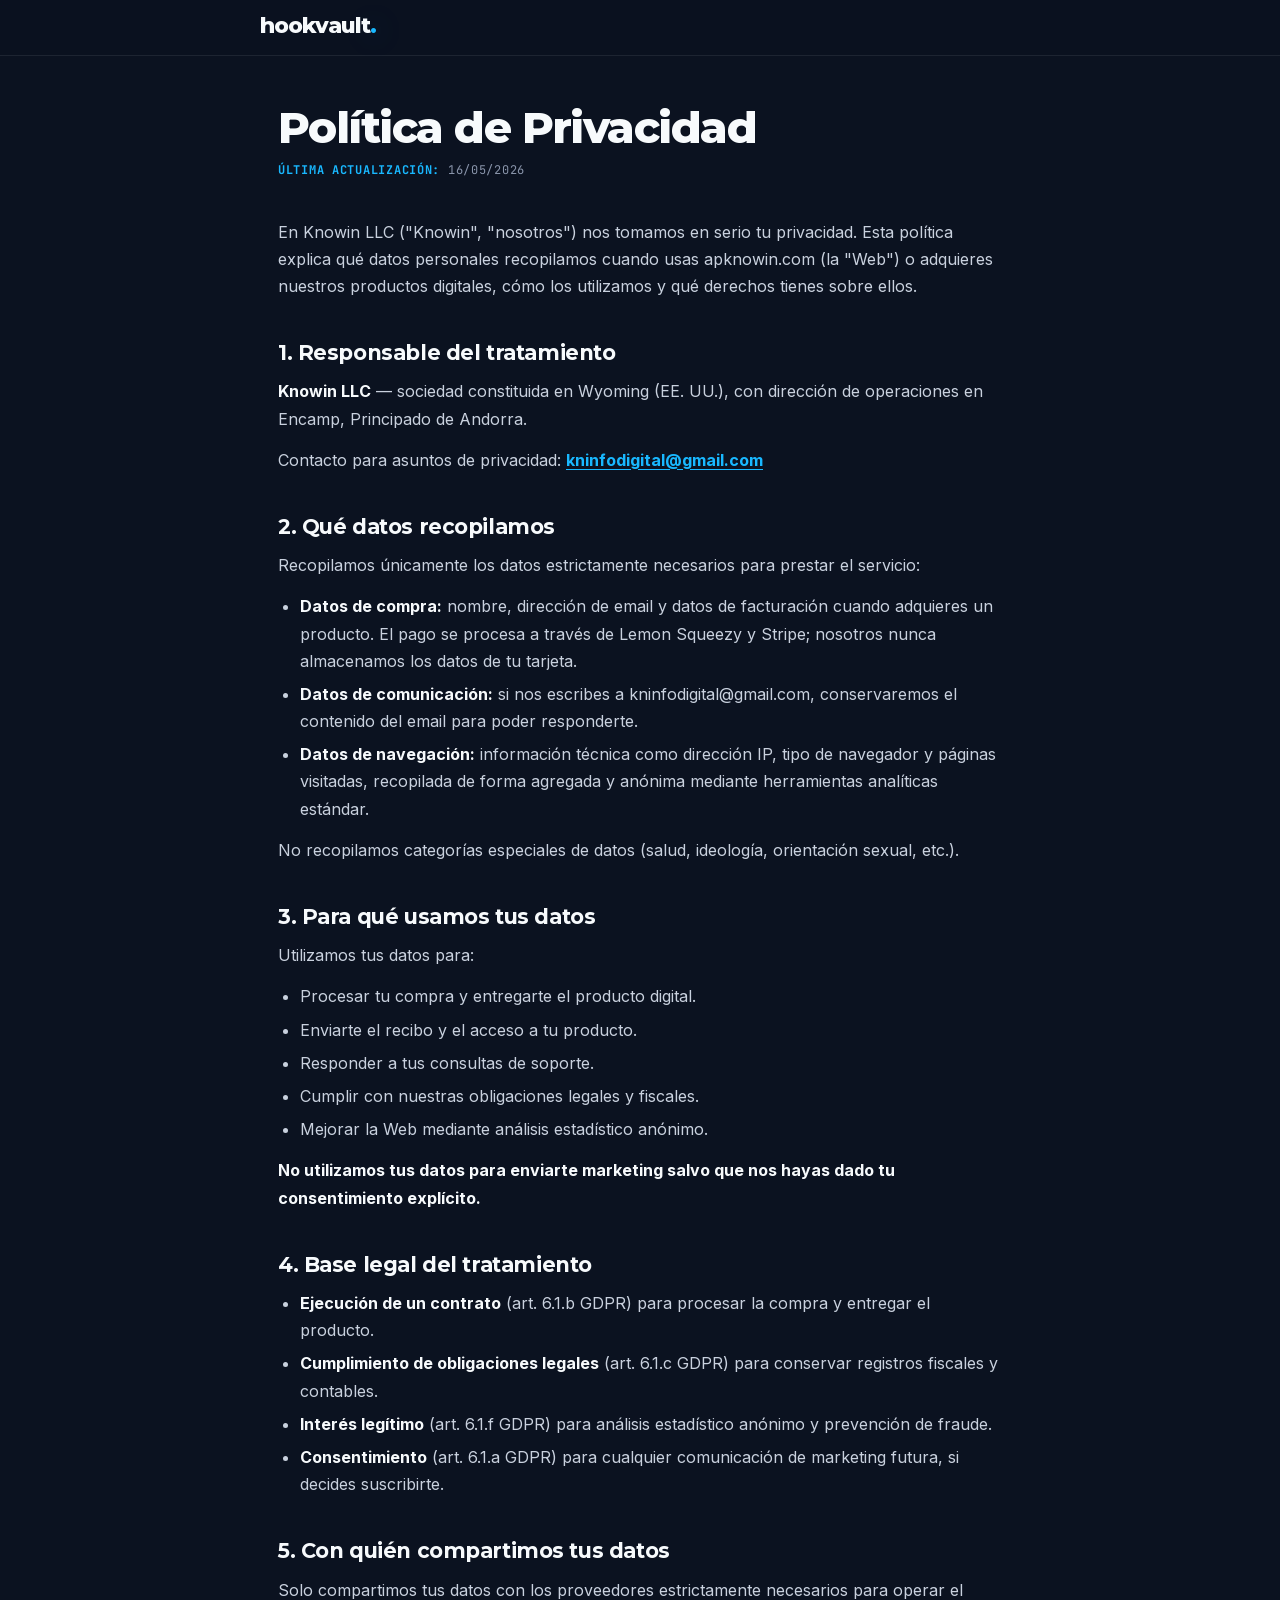
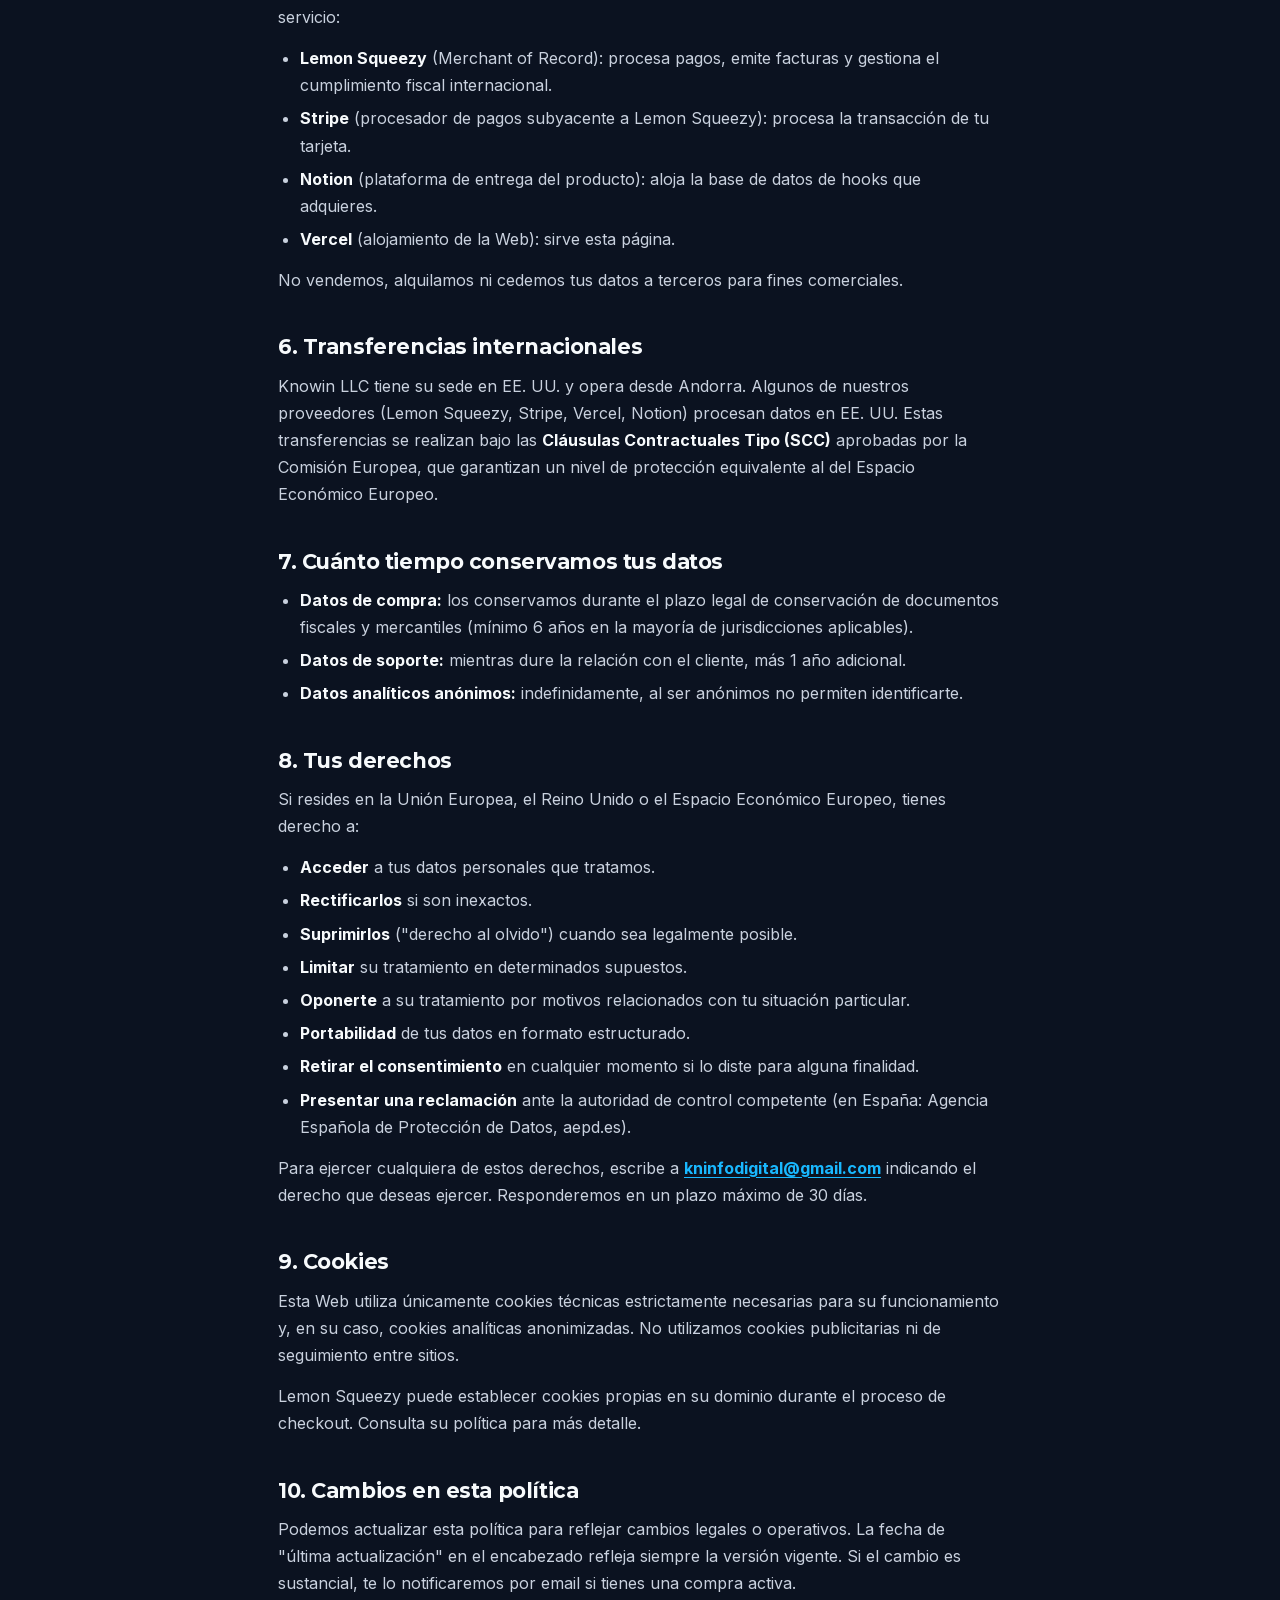
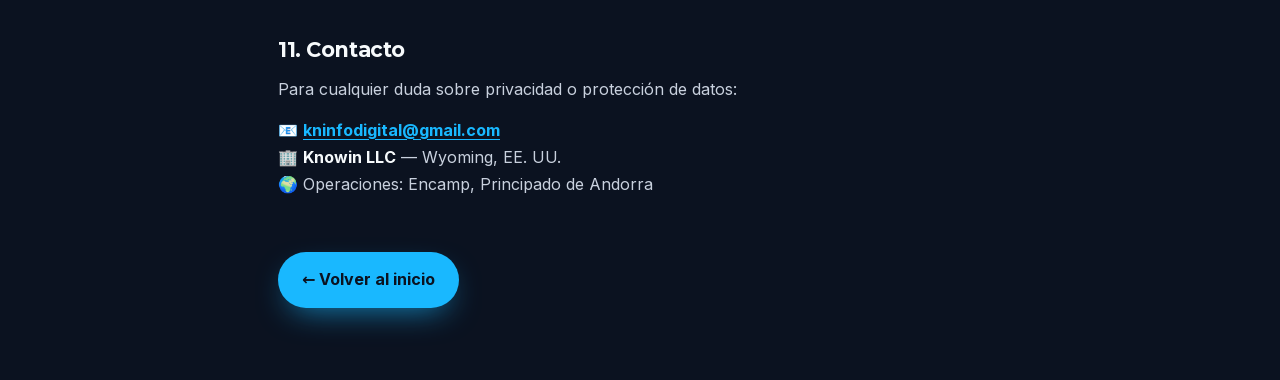
<file: legal/privacidad.html>
<!DOCTYPE html>
<html lang="es">
<head>
  <meta charset="UTF-8">
  <meta name="viewport" content="width=device-width, initial-scale=1.0">
  <title>Política de Privacidad | Hook Vault</title>
  <meta name="robots" content="noindex">
  <link rel="icon" href="data:image/svg+xml,%3Csvg xmlns='http://www.w3.org/2000/svg' viewBox='0 0 64 64'%3E%3Crect width='64' height='64' rx='14' fill='%230B1220'/%3E%3Ctext x='29' y='44' font-family='Arial,sans-serif' font-weight='800' font-size='34' text-anchor='middle' fill='%23F7FAFC'%3Eh%3C/text%3E%3Ccircle cx='47' cy='41' r='5' fill='%2319B8FF'/%3E%3C/svg%3E">
  <style>
    @font-face { font-family: 'Inter'; font-style: normal; font-weight: 400 700; font-display: swap; src: url('../fonts/inter-var.woff2') format('woff2'); }
    @font-face { font-family: 'Montserrat'; font-style: normal; font-weight: 700 800; font-display: swap; src: url('../fonts/montserrat-var.woff2') format('woff2'); }
    @font-face { font-family: 'JetBrains Mono'; font-style: normal; font-weight: 400 700; font-display: swap; src: url('../fonts/jetbrains-mono.woff2') format('woff2'); }
    *, *::before, *::after { box-sizing: border-box; margin: 0; padding: 0; }
    html { -webkit-text-size-adjust: 100%; }
    body { font: 400 16px/1.7 'Inter', system-ui, sans-serif; color: #C9D1DE; background: #0B1220; -webkit-font-smoothing: antialiased; }
    a { color: #19B8FF; text-underline-offset: 3px; }
    a:hover { color: #72D7FF; }
    a:focus-visible { outline: 2px solid #19B8FF; outline-offset: 3px; }
    .legal-header { padding: 14px 18px; border-bottom: 1px solid rgba(255,255,255,.08); background: rgba(11,18,32,.9); position: sticky; top: 0; }
    .legal-header__inner { max-width: 760px; margin: 0 auto; }
    .legal-header__logo { font: 800 22px/1 'Montserrat', 'Arial Black', sans-serif; letter-spacing: -.045em; color: #F7FAFC; text-decoration: none; }
    .legal-header__logo i { font-style: normal; color: #19B8FF; text-shadow: 0 0 24px rgba(25,184,255,.55); }
    .legal-container { max-width: 760px; margin: 0 auto; padding: 48px 18px 72px; }
    h1 { font: 800 clamp(30px, 6vw, 44px)/1.08 'Montserrat', 'Arial Black', sans-serif; letter-spacing: -.035em; color: #F7FAFC; margin-bottom: 10px; }
    .legal-date { display: block; margin-bottom: 40px; font: 400 12px/1.4 'JetBrains Mono', Menlo, monospace; color: #8A95AB; text-transform: uppercase; letter-spacing: .06em; }
    .legal-date strong { color: #19B8FF; }
    h2 { font: 700 21px/1.25 'Montserrat', 'Arial Black', sans-serif; letter-spacing: -.02em; color: #F7FAFC; margin: 40px 0 12px; }
    p { margin-bottom: 14px; }
    strong { color: #F7FAFC; }
    ul, ol { margin-bottom: 14px; padding-left: 22px; }
    li { margin-bottom: 6px; }
    .back-btn { display: inline-flex; align-items: center; gap: 8px; margin-top: 40px; padding: 14px 24px; border-radius: 999px; background: #19B8FF; color: #0B1220; font-weight: 700; text-decoration: none; box-shadow: 0 12px 32px -12px rgba(25,184,255,.75); }
    .back-btn:hover { background: #72D7FF; color: #0B1220; }
  </style>
</head>
<body>
  <header class="legal-header">
    <div class="legal-header__inner">
      <a href="../index.html" class="legal-header__logo"><span translate="no">hookvault</span><i>.</i></a>
    </div>
  </header>

  <main class="legal-container">
    <h1>Política de Privacidad</h1>
    <span class="legal-date"><strong>Última actualización:</strong> 16/05/2026</span>

    <p>En Knowin LLC ("Knowin", "nosotros") nos tomamos en serio tu privacidad. Esta política explica qué datos personales recopilamos cuando usas apknowin.com (la "Web") o adquieres nuestros productos digitales, cómo los utilizamos y qué derechos tienes sobre ellos.</p>

    <h2>1. Responsable del tratamiento</h2>
    <p><strong>Knowin LLC</strong> — sociedad constituida en Wyoming (EE. UU.), con dirección de operaciones en Encamp, Principado de Andorra.</p>
    <p>Contacto para asuntos de privacidad: <strong><a href="mailto:kninfodigital@gmail.com">kninfodigital@gmail.com</a></strong></p>

    <h2>2. Qué datos recopilamos</h2>
    <p>Recopilamos únicamente los datos estrictamente necesarios para prestar el servicio:</p>
    <ul>
      <li><strong>Datos de compra:</strong> nombre, dirección de email y datos de facturación cuando adquieres un producto. El pago se procesa a través de Lemon Squeezy y Stripe; nosotros nunca almacenamos los datos de tu tarjeta.</li>
      <li><strong>Datos de comunicación:</strong> si nos escribes a kninfodigital@gmail.com, conservaremos el contenido del email para poder responderte.</li>
      <li><strong>Datos de navegación:</strong> información técnica como dirección IP, tipo de navegador y páginas visitadas, recopilada de forma agregada y anónima mediante herramientas analíticas estándar.</li>
    </ul>
    <p>No recopilamos categorías especiales de datos (salud, ideología, orientación sexual, etc.).</p>

    <h2>3. Para qué usamos tus datos</h2>
    <p>Utilizamos tus datos para:</p>
    <ul>
      <li>Procesar tu compra y entregarte el producto digital.</li>
      <li>Enviarte el recibo y el acceso a tu producto.</li>
      <li>Responder a tus consultas de soporte.</li>
      <li>Cumplir con nuestras obligaciones legales y fiscales.</li>
      <li>Mejorar la Web mediante análisis estadístico anónimo.</li>
    </ul>
    <p><strong>No utilizamos tus datos para enviarte marketing salvo que nos hayas dado tu consentimiento explícito.</strong></p>

    <h2>4. Base legal del tratamiento</h2>
    <ul>
      <li><strong>Ejecución de un contrato</strong> (art. 6.1.b GDPR) para procesar la compra y entregar el producto.</li>
      <li><strong>Cumplimiento de obligaciones legales</strong> (art. 6.1.c GDPR) para conservar registros fiscales y contables.</li>
      <li><strong>Interés legítimo</strong> (art. 6.1.f GDPR) para análisis estadístico anónimo y prevención de fraude.</li>
      <li><strong>Consentimiento</strong> (art. 6.1.a GDPR) para cualquier comunicación de marketing futura, si decides suscribirte.</li>
    </ul>

    <h2>5. Con quién compartimos tus datos</h2>
    <p>Solo compartimos tus datos con los proveedores estrictamente necesarios para operar el servicio:</p>
    <ul>
      <li><strong>Lemon Squeezy</strong> (Merchant of Record): procesa pagos, emite facturas y gestiona el cumplimiento fiscal internacional.</li>
      <li><strong>Stripe</strong> (procesador de pagos subyacente a Lemon Squeezy): procesa la transacción de tu tarjeta.</li>
      <li><strong>Notion</strong> (plataforma de entrega del producto): aloja la base de datos de hooks que adquieres.</li>
      <li><strong>Vercel</strong> (alojamiento de la Web): sirve esta página.</li>
    </ul>
    <p>No vendemos, alquilamos ni cedemos tus datos a terceros para fines comerciales.</p>

    <h2>6. Transferencias internacionales</h2>
    <p>Knowin LLC tiene su sede en EE. UU. y opera desde Andorra. Algunos de nuestros proveedores (Lemon Squeezy, Stripe, Vercel, Notion) procesan datos en EE. UU. Estas transferencias se realizan bajo las <strong>Cláusulas Contractuales Tipo (SCC)</strong> aprobadas por la Comisión Europea, que garantizan un nivel de protección equivalente al del Espacio Económico Europeo.</p>

    <h2>7. Cuánto tiempo conservamos tus datos</h2>
    <ul>
      <li><strong>Datos de compra:</strong> los conservamos durante el plazo legal de conservación de documentos fiscales y mercantiles (mínimo 6 años en la mayoría de jurisdicciones aplicables).</li>
      <li><strong>Datos de soporte:</strong> mientras dure la relación con el cliente, más 1 año adicional.</li>
      <li><strong>Datos analíticos anónimos:</strong> indefinidamente, al ser anónimos no permiten identificarte.</li>
    </ul>

    <h2>8. Tus derechos</h2>
    <p>Si resides en la Unión Europea, el Reino Unido o el Espacio Económico Europeo, tienes derecho a:</p>
    <ul>
      <li><strong>Acceder</strong> a tus datos personales que tratamos.</li>
      <li><strong>Rectificarlos</strong> si son inexactos.</li>
      <li><strong>Suprimirlos</strong> ("derecho al olvido") cuando sea legalmente posible.</li>
      <li><strong>Limitar</strong> su tratamiento en determinados supuestos.</li>
      <li><strong>Oponerte</strong> a su tratamiento por motivos relacionados con tu situación particular.</li>
      <li><strong>Portabilidad</strong> de tus datos en formato estructurado.</li>
      <li><strong>Retirar el consentimiento</strong> en cualquier momento si lo diste para alguna finalidad.</li>
      <li><strong>Presentar una reclamación</strong> ante la autoridad de control competente (en España: Agencia Española de Protección de Datos, aepd.es).</li>
    </ul>
    <p>Para ejercer cualquiera de estos derechos, escribe a <strong><a href="mailto:kninfodigital@gmail.com">kninfodigital@gmail.com</a></strong> indicando el derecho que deseas ejercer. Responderemos en un plazo máximo de 30 días.</p>

    <h2>9. Cookies</h2>
    <p>Esta Web utiliza únicamente cookies técnicas estrictamente necesarias para su funcionamiento y, en su caso, cookies analíticas anonimizadas. No utilizamos cookies publicitarias ni de seguimiento entre sitios.</p>
    <p>Lemon Squeezy puede establecer cookies propias en su dominio durante el proceso de checkout. Consulta su política para más detalle.</p>

    <h2>10. Cambios en esta política</h2>
    <p>Podemos actualizar esta política para reflejar cambios legales o operativos. La fecha de "última actualización" en el encabezado refleja siempre la versión vigente. Si el cambio es sustancial, te lo notificaremos por email si tienes una compra activa.</p>

    <h2>11. Contacto</h2>
    <p>Para cualquier duda sobre privacidad o protección de datos:</p>
    <p>
      📧 <strong><a href="mailto:kninfodigital@gmail.com">kninfodigital@gmail.com</a></strong><br>
      🏢 <strong>Knowin LLC</strong> — Wyoming, EE. UU.<br>
      🌍 Operaciones: Encamp, Principado de Andorra
    </p>

    <a href="../index.html" class="back-btn">← Volver al inicio</a>
  </main>
</body>
</html>
</file>
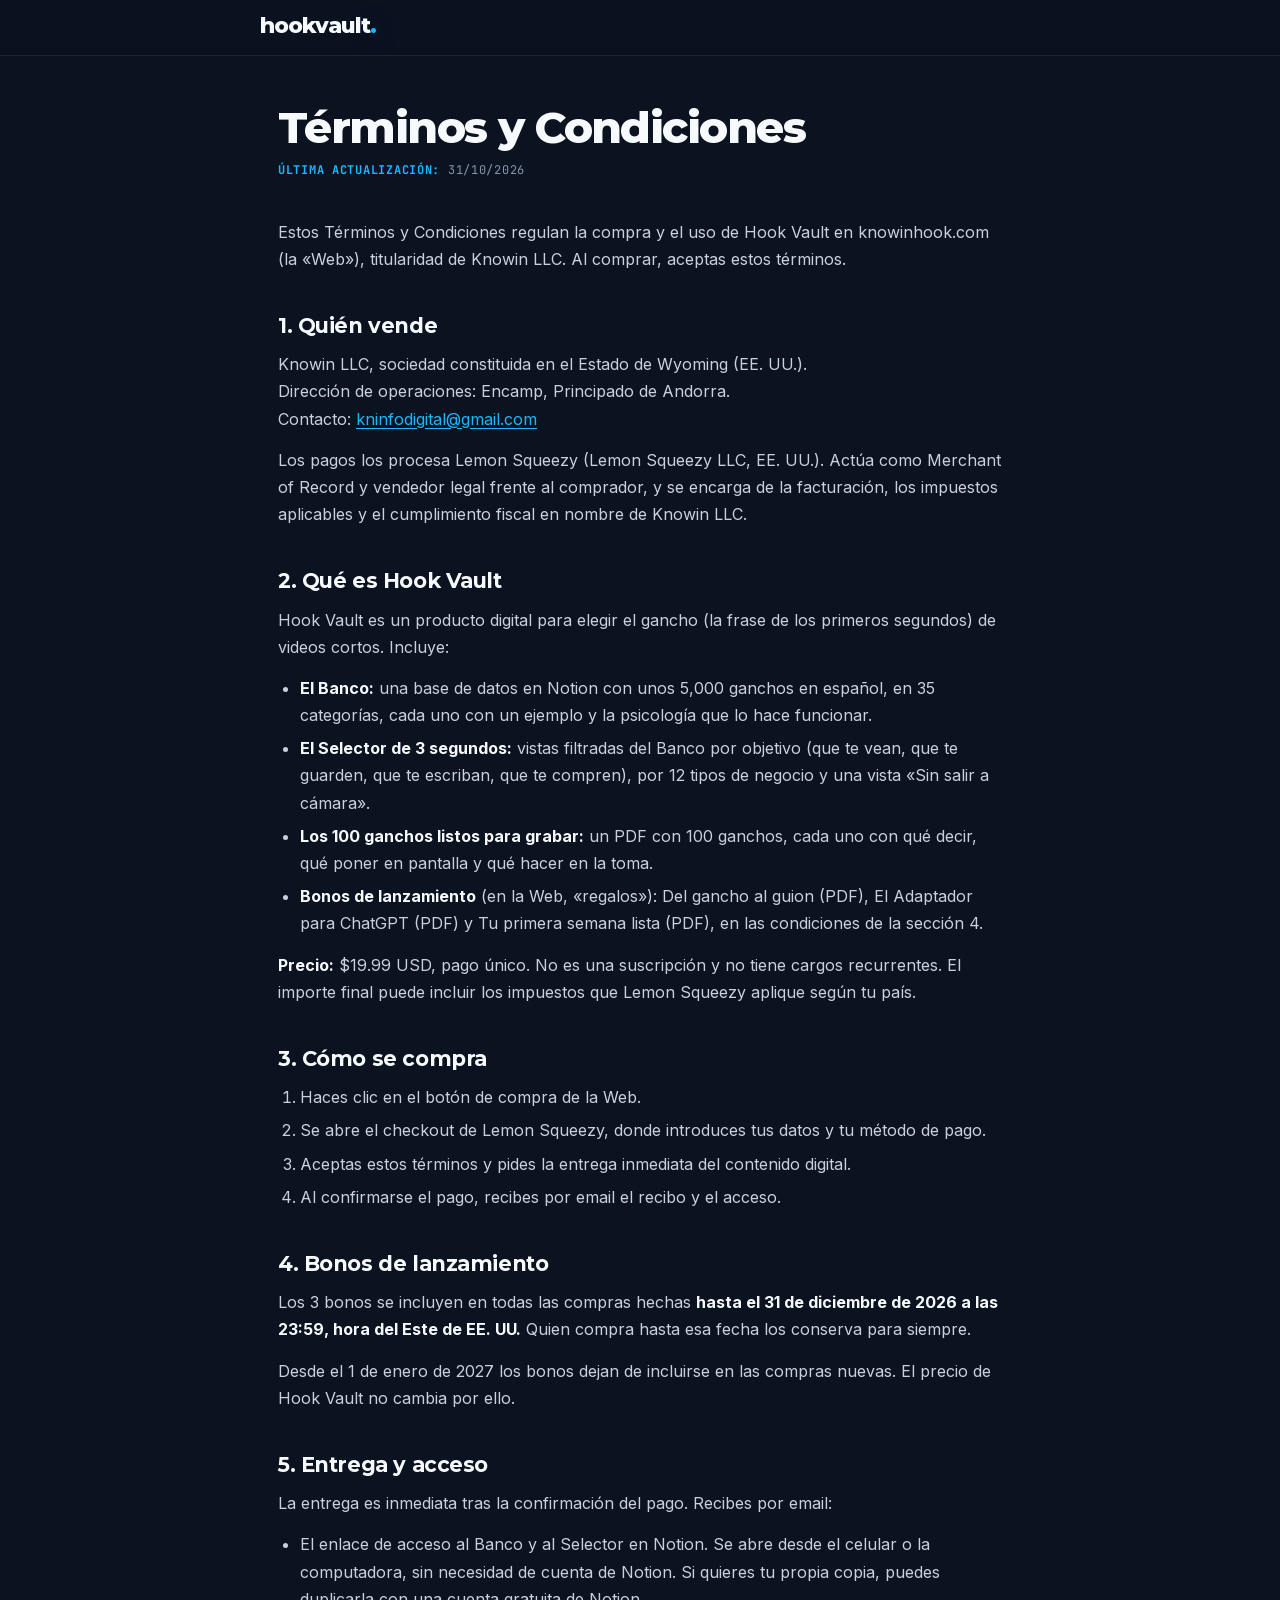
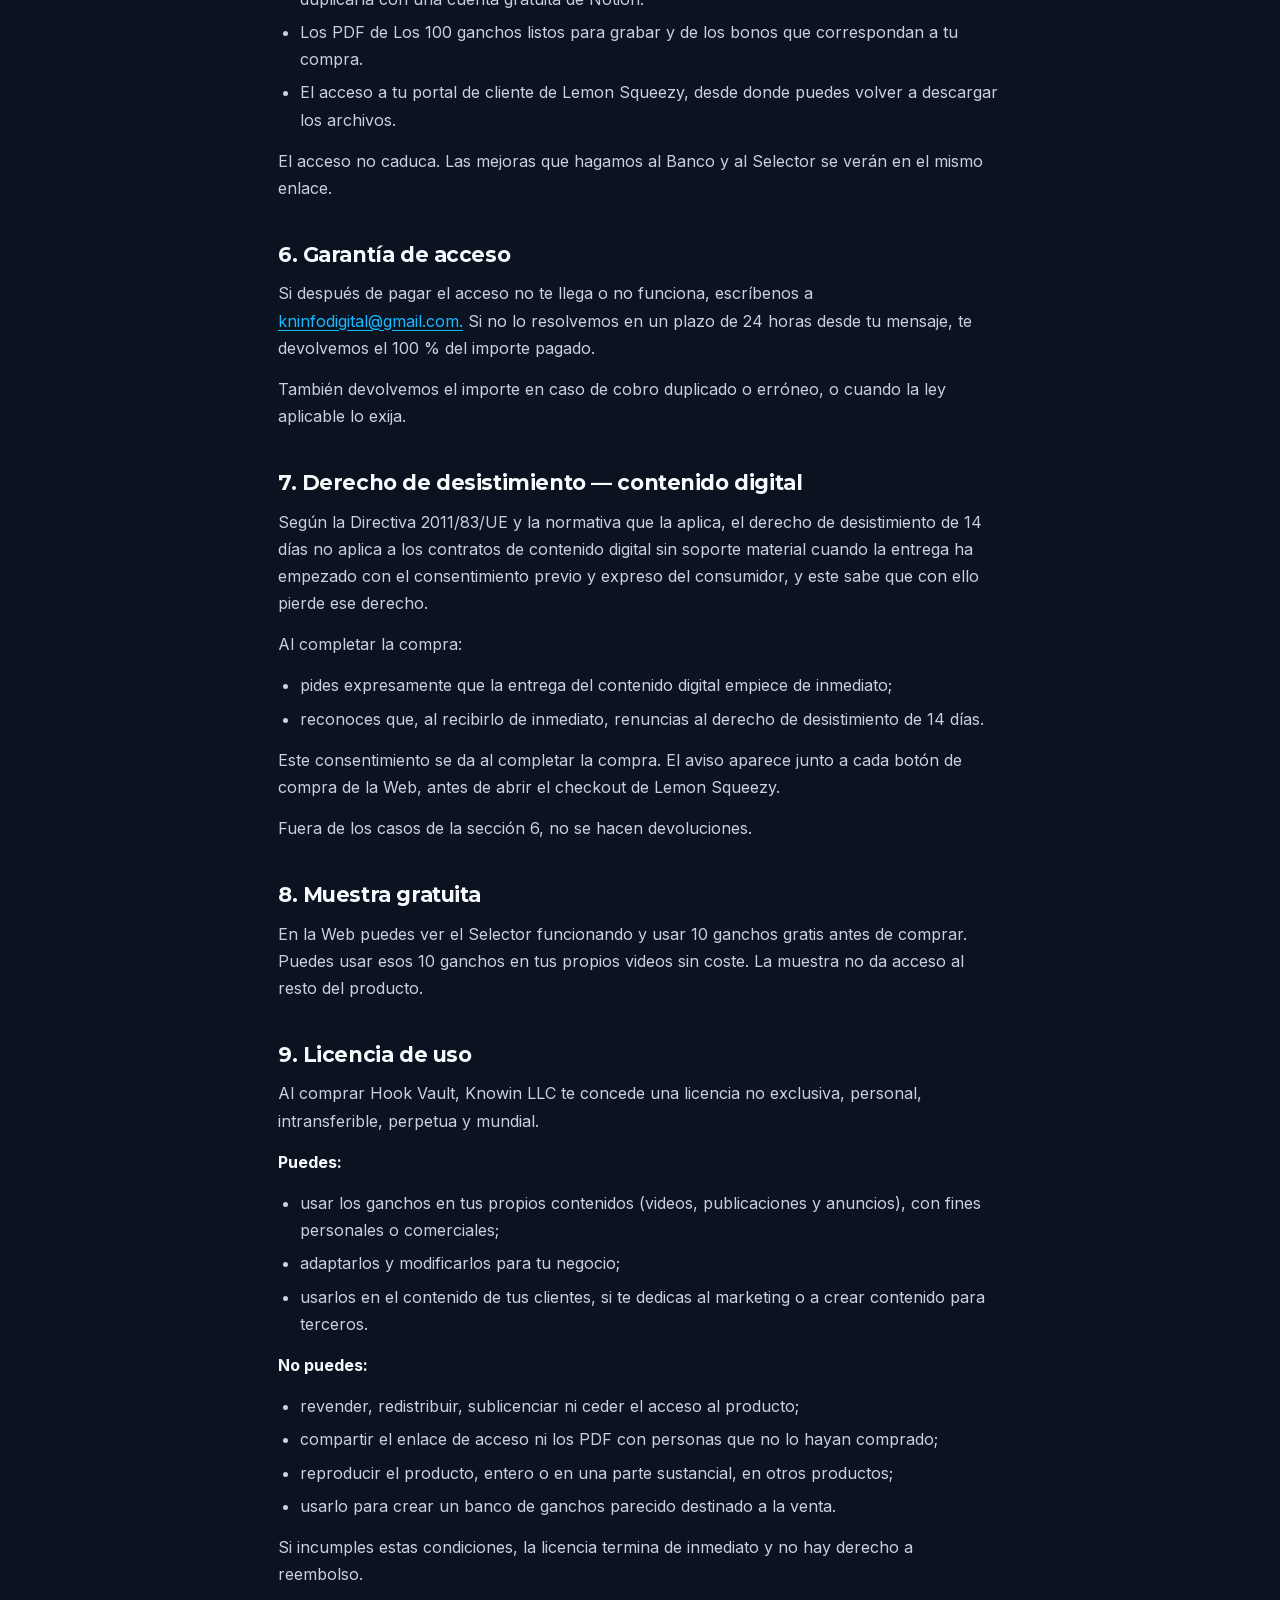
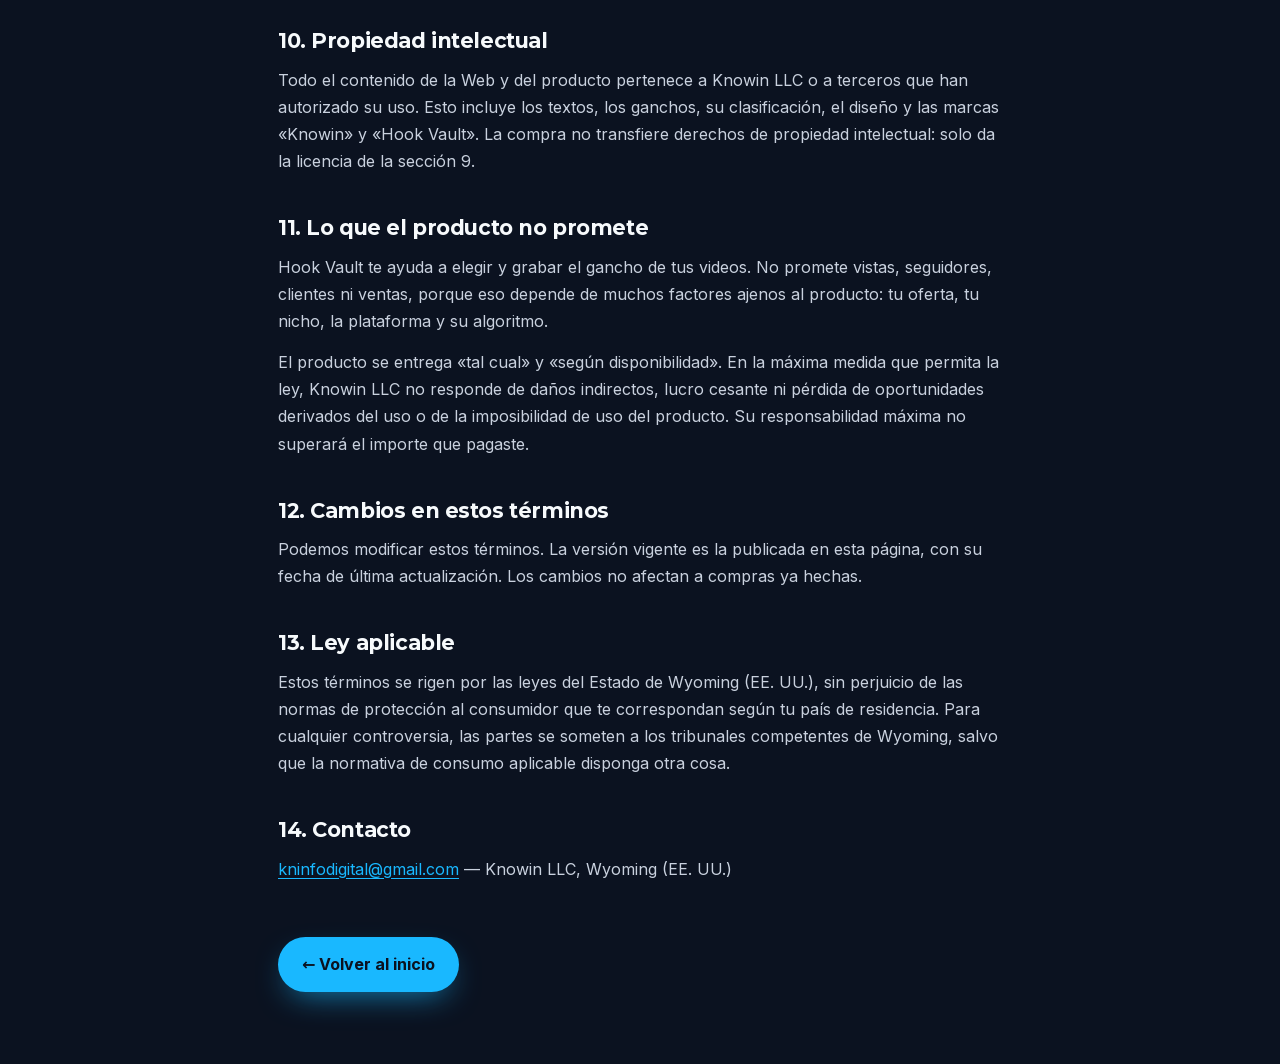
<file: legal/terminos.html>
<!DOCTYPE html>
<html lang="es">
<head>
  <meta charset="UTF-8">
  <meta name="viewport" content="width=device-width, initial-scale=1.0">
  <title>Términos y Condiciones | Hook Vault</title>
  <meta name="robots" content="noindex">
  <link rel="icon" href="data:image/svg+xml,%3Csvg xmlns='http://www.w3.org/2000/svg' viewBox='0 0 64 64'%3E%3Crect width='64' height='64' rx='14' fill='%230B1220'/%3E%3Ctext x='29' y='44' font-family='Arial,sans-serif' font-weight='800' font-size='34' text-anchor='middle' fill='%23F7FAFC'%3Eh%3C/text%3E%3Ccircle cx='47' cy='41' r='5' fill='%2319B8FF'/%3E%3C/svg%3E">
  <style>
    @font-face { font-family: 'Inter'; font-style: normal; font-weight: 400 700; font-display: swap; src: url('../fonts/inter-var.woff2') format('woff2'); }
    @font-face { font-family: 'Montserrat'; font-style: normal; font-weight: 700 800; font-display: swap; src: url('../fonts/montserrat-var.woff2') format('woff2'); }
    @font-face { font-family: 'JetBrains Mono'; font-style: normal; font-weight: 400 700; font-display: swap; src: url('../fonts/jetbrains-mono.woff2') format('woff2'); }
    *, *::before, *::after { box-sizing: border-box; margin: 0; padding: 0; }
    html { -webkit-text-size-adjust: 100%; }
    body { font: 400 16px/1.7 'Inter', system-ui, sans-serif; color: #C9D1DE; background: #0B1220; -webkit-font-smoothing: antialiased; }
    a { color: #19B8FF; text-underline-offset: 3px; }
    a:hover { color: #72D7FF; }
    a:focus-visible { outline: 2px solid #19B8FF; outline-offset: 3px; }
    .legal-header { padding: 14px 18px; border-bottom: 1px solid rgba(255,255,255,.08); background: rgba(11,18,32,.9); position: sticky; top: 0; }
    .legal-header__inner { max-width: 760px; margin: 0 auto; }
    .legal-header__logo { font: 800 22px/1 'Montserrat', 'Arial Black', sans-serif; letter-spacing: -.045em; color: #F7FAFC; text-decoration: none; }
    .legal-header__logo i { font-style: normal; color: #19B8FF; text-shadow: 0 0 24px rgba(25,184,255,.55); }
    .legal-container { max-width: 760px; margin: 0 auto; padding: 48px 18px 72px; }
    h1 { font: 800 clamp(30px, 6vw, 44px)/1.08 'Montserrat', 'Arial Black', sans-serif; letter-spacing: -.035em; color: #F7FAFC; margin-bottom: 10px; }
    .legal-date { display: block; margin-bottom: 40px; font: 400 12px/1.4 'JetBrains Mono', Menlo, monospace; color: #8A95AB; text-transform: uppercase; letter-spacing: .06em; }
    .legal-date strong { color: #19B8FF; }
    h2 { font: 700 21px/1.25 'Montserrat', 'Arial Black', sans-serif; letter-spacing: -.02em; color: #F7FAFC; margin: 40px 0 12px; }
    p { margin-bottom: 14px; }
    strong { color: #F7FAFC; }
    ul, ol { margin-bottom: 14px; padding-left: 22px; }
    li { margin-bottom: 6px; }
    .back-btn { display: inline-flex; align-items: center; gap: 8px; margin-top: 40px; padding: 14px 24px; border-radius: 999px; background: #19B8FF; color: #0B1220; font-weight: 700; text-decoration: none; box-shadow: 0 12px 32px -12px rgba(25,184,255,.75); }
    .back-btn:hover { background: #72D7FF; color: #0B1220; }
  </style>
</head>
<body>
  <header class="legal-header">
    <div class="legal-header__inner">
      <a href="../index.html" class="legal-header__logo"><span translate="no">hookvault</span><i>.</i></a>
    </div>
  </header>

  <main class="legal-container">
    <h1>Términos y Condiciones</h1>
    <span class="legal-date"><strong>Última actualización:</strong> 31/10/2026</span>
    <p>Estos Términos y Condiciones regulan la compra y el uso de Hook Vault en knowinhook.com (la «Web»), titularidad de Knowin LLC. Al comprar, aceptas estos términos.</p>

    <h2>1. Quién vende</h2>
    <p>Knowin LLC, sociedad constituida en el Estado de Wyoming (EE. UU.).<br>
    Dirección de operaciones: Encamp, Principado de Andorra.<br>
    Contacto: <a href="mailto:kninfodigital@gmail.com">kninfodigital@gmail.com</a></p>
    <p>Los pagos los procesa Lemon Squeezy (Lemon Squeezy LLC, EE. UU.). Actúa como Merchant of Record y vendedor legal frente al comprador, y se encarga de la facturación, los impuestos aplicables y el cumplimiento fiscal en nombre de Knowin LLC.</p>

    <h2>2. Qué es Hook Vault</h2>
    <p>Hook Vault es un producto digital para elegir el gancho (la frase de los primeros segundos) de videos cortos. Incluye:</p>
    <ul>
      <li><strong>El Banco:</strong> una base de datos en Notion con unos 5,000 ganchos en español, en 35 categorías, cada uno con un ejemplo y la psicología que lo hace funcionar.</li>
      <li><strong>El Selector de 3 segundos:</strong> vistas filtradas del Banco por objetivo (que te vean, que te guarden, que te escriban, que te compren), por 12 tipos de negocio y una vista «Sin salir a cámara».</li>
      <li><strong>Los 100 ganchos listos para grabar:</strong> un PDF con 100 ganchos, cada uno con qué decir, qué poner en pantalla y qué hacer en la toma.</li>
      <li><strong>Bonos de lanzamiento</strong> (en la Web, «regalos»): Del gancho al guion (PDF), El Adaptador para ChatGPT (PDF) y Tu primera semana lista (PDF), en las condiciones de la sección 4.</li>
    </ul>
    <p><strong>Precio:</strong> $19.99 USD, pago único. No es una suscripción y no tiene cargos recurrentes. El importe final puede incluir los impuestos que Lemon Squeezy aplique según tu país.</p>

    <h2>3. Cómo se compra</h2>
    <ol>
      <li>Haces clic en el botón de compra de la Web.</li>
      <li>Se abre el checkout de Lemon Squeezy, donde introduces tus datos y tu método de pago.</li>
      <li>Aceptas estos términos y pides la entrega inmediata del contenido digital.</li>
      <li>Al confirmarse el pago, recibes por email el recibo y el acceso.</li>
    </ol>

    <h2>4. Bonos de lanzamiento</h2>
    <p>Los 3 bonos se incluyen en todas las compras hechas <strong>hasta el 31 de diciembre de 2026 a las 23:59, hora del Este de EE. UU.</strong> Quien compra hasta esa fecha los conserva para siempre.</p>
    <p>Desde el 1 de enero de 2027 los bonos dejan de incluirse en las compras nuevas. El precio de Hook Vault no cambia por ello.</p>

    <h2>5. Entrega y acceso</h2>
    <p>La entrega es inmediata tras la confirmación del pago. Recibes por email:</p>
    <ul>
      <li>El enlace de acceso al Banco y al Selector en Notion. Se abre desde el celular o la computadora, sin necesidad de cuenta de Notion. Si quieres tu propia copia, puedes duplicarla con una cuenta gratuita de Notion.</li>
      <li>Los PDF de Los 100 ganchos listos para grabar y de los bonos que correspondan a tu compra.</li>
      <li>El acceso a tu portal de cliente de Lemon Squeezy, desde donde puedes volver a descargar los archivos.</li>
    </ul>
    <p>El acceso no caduca. Las mejoras que hagamos al Banco y al Selector se verán en el mismo enlace.</p>

    <h2>6. Garantía de acceso</h2>
    <p>Si después de pagar el acceso no te llega o no funciona, escríbenos a <a href="mailto:kninfodigital@gmail.com.">kninfodigital@gmail.com.</a> Si no lo resolvemos en un plazo de 24 horas desde tu mensaje, te devolvemos el 100 % del importe pagado.</p>
    <p>También devolvemos el importe en caso de cobro duplicado o erróneo, o cuando la ley aplicable lo exija.</p>

    <h2>7. Derecho de desistimiento — contenido digital</h2>
    <p>Según la Directiva 2011/83/UE y la normativa que la aplica, el derecho de desistimiento de 14 días no aplica a los contratos de contenido digital sin soporte material cuando la entrega ha empezado con el consentimiento previo y expreso del consumidor, y este sabe que con ello pierde ese derecho.</p>
    <p>Al completar la compra:</p>
    <ul>
      <li>pides expresamente que la entrega del contenido digital empiece de inmediato;</li>
      <li>reconoces que, al recibirlo de inmediato, renuncias al derecho de desistimiento de 14 días.</li>
    </ul>
    <p>Este consentimiento se da al completar la compra. El aviso aparece junto a cada botón de compra de la Web, antes de abrir el checkout de Lemon Squeezy.</p>
    <p>Fuera de los casos de la sección 6, no se hacen devoluciones.</p>

    <h2>8. Muestra gratuita</h2>
    <p>En la Web puedes ver el Selector funcionando y usar 10 ganchos gratis antes de comprar. Puedes usar esos 10 ganchos en tus propios videos sin coste. La muestra no da acceso al resto del producto.</p>

    <h2>9. Licencia de uso</h2>
    <p>Al comprar Hook Vault, Knowin LLC te concede una licencia no exclusiva, personal, intransferible, perpetua y mundial.</p>
    <p><strong>Puedes:</strong></p>
    <ul>
      <li>usar los ganchos en tus propios contenidos (videos, publicaciones y anuncios), con fines personales o comerciales;</li>
      <li>adaptarlos y modificarlos para tu negocio;</li>
      <li>usarlos en el contenido de tus clientes, si te dedicas al marketing o a crear contenido para terceros.</li>
    </ul>
    <p><strong>No puedes:</strong></p>
    <ul>
      <li>revender, redistribuir, sublicenciar ni ceder el acceso al producto;</li>
      <li>compartir el enlace de acceso ni los PDF con personas que no lo hayan comprado;</li>
      <li>reproducir el producto, entero o en una parte sustancial, en otros productos;</li>
      <li>usarlo para crear un banco de ganchos parecido destinado a la venta.</li>
    </ul>
    <p>Si incumples estas condiciones, la licencia termina de inmediato y no hay derecho a reembolso.</p>

    <h2>10. Propiedad intelectual</h2>
    <p>Todo el contenido de la Web y del producto pertenece a Knowin LLC o a terceros que han autorizado su uso. Esto incluye los textos, los ganchos, su clasificación, el diseño y las marcas «Knowin» y «Hook Vault». La compra no transfiere derechos de propiedad intelectual: solo da la licencia de la sección 9.</p>

    <h2>11. Lo que el producto no promete</h2>
    <p>Hook Vault te ayuda a elegir y grabar el gancho de tus videos. No promete vistas, seguidores, clientes ni ventas, porque eso depende de muchos factores ajenos al producto: tu oferta, tu nicho, la plataforma y su algoritmo.</p>
    <p>El producto se entrega «tal cual» y «según disponibilidad». En la máxima medida que permita la ley, Knowin LLC no responde de daños indirectos, lucro cesante ni pérdida de oportunidades derivados del uso o de la imposibilidad de uso del producto. Su responsabilidad máxima no superará el importe que pagaste.</p>

    <h2>12. Cambios en estos términos</h2>
    <p>Podemos modificar estos términos. La versión vigente es la publicada en esta página, con su fecha de última actualización. Los cambios no afectan a compras ya hechas.</p>

    <h2>13. Ley aplicable</h2>
    <p>Estos términos se rigen por las leyes del Estado de Wyoming (EE. UU.), sin perjuicio de las normas de protección al consumidor que te correspondan según tu país de residencia. Para cualquier controversia, las partes se someten a los tribunales competentes de Wyoming, salvo que la normativa de consumo aplicable disponga otra cosa.</p>

    <h2>14. Contacto</h2>
    <p><a href="mailto:kninfodigital@gmail.com">kninfodigital@gmail.com</a> — Knowin LLC, Wyoming (EE. UU.)</p>

    <a href="../index.html" class="back-btn">← Volver al inicio</a>
  </main>
</body>
</html>
</file>
<file: styles.css>
/* ==========================================================================
   Hook Vault — landing v4 · imagen de Knowin (creativos azules)
   Tokens del sistema «V4 Fusión» de apknowin.com: navy, cian con resplandor,
   Montserrat + Inter + JetBrains Mono (autoalojadas), ventanas de terminal.
   Movimiento solo con CSS y JS ligero; nada oculta el titular; todo se para
   con «reducir movimiento».
   ========================================================================== */

@property --ang { syntax: '<angle>'; initial-value: 0deg; inherits: false; }

:root {
  --navy: #0B1220; --navy2: #0F1828; --navy3: #14213A; --negro: #070C16;
  --cyan: #19B8FF; --sky: #72D7FF; --soft: #F7FAFC; --mute: #8A95AB;
  --text2: #C9D1DE; --text3: #DFE6F0;
  --line: rgba(255, 255, 255, .08); --line2: rgba(255, 255, 255, .14);
  --verde: #3DDC97; --rojo: #FF6B6B;
  /* Un color por objetivo (pestañas del Selector) */
  --vean: #72D7FF; --guarden: #3DDC97; --escriban: #B794F6; --compren: #FFB547;
  --fd: 'Montserrat', 'Montserrat Fallback', 'Arial Black', sans-serif;
  --fb: 'Inter', 'Inter Fallback', system-ui, sans-serif;
  --fm: 'JetBrains Mono', 'JetBrains Mono Fallback', ui-monospace, Menlo, Consolas, monospace;
  --ease: cubic-bezier(.2, .7, .2, 1);
  --brillo: 0 0 28px rgba(25, 184, 255, .55);
  --gut: 18px;
}

*, *::before, *::after { box-sizing: border-box; }
html { -webkit-text-size-adjust: 100%; scroll-behavior: smooth; scroll-padding-top: 72px; }
body { margin: 0; background: var(--navy); color: var(--soft); font: 400 17px/1.6 var(--fb); -webkit-font-smoothing: antialiased; overflow-x: hidden; }
img { max-width: 100%; display: block; height: auto; }
a { color: inherit; }
h1, h2, h3, p, figure { margin: 0; }
h3 { font-family: var(--fd); font-weight: 700; }
em { font-style: normal; color: var(--cyan); text-shadow: var(--brillo); }
:focus-visible { outline: 2px solid var(--cyan); outline-offset: 3px; }
button { font-family: inherit; }

.saltar { position: absolute; left: -999px; top: 8px; z-index: 200; background: var(--cyan); color: var(--navy); padding: 10px 14px; border-radius: 8px; font-weight: 700; }
.saltar:focus { left: 12px; }
.v-oculto { position: absolute !important; width: 1px; height: 1px; overflow: hidden; clip: rect(0 0 0 0); white-space: nowrap; }

.contenedor { max-width: 1160px; margin: 0 auto; padding: 0 var(--gut); }
.contenedor--estrecho { max-width: 880px; }
.centrado { text-align: center; }

/* Iconos como máscara SVG (heredan el color) */
.flecha, .pila dt::before, .resumen li::before {
  content: ''; display: inline-block; width: 1em; height: 1em; flex-shrink: 0; background: currentColor;
  -webkit-mask: var(--icono) center / contain no-repeat; mask: var(--icono) center / contain no-repeat;
}
.flecha { --icono: url("data:image/svg+xml,%3Csvg xmlns='http://www.w3.org/2000/svg' viewBox='0 0 24 24' fill='none' stroke='%23000' stroke-width='2.4' stroke-linecap='round' stroke-linejoin='round'%3E%3Cpath d='M4 12h15M13 6l6 6-6 6'/%3E%3C/svg%3E"); transition: transform .18s; }
.pila dt::before, .resumen li::before { --icono: url("data:image/svg+xml,%3Csvg xmlns='http://www.w3.org/2000/svg' viewBox='0 0 24 24' fill='none' stroke='%23000' stroke-width='2.8' stroke-linecap='round' stroke-linejoin='round'%3E%3Cpath d='M4 12.5l5 5L20 6.5'/%3E%3C/svg%3E"); }

/* ---------- Progreso ---------- */
.progreso { position: fixed; top: 0; left: 0; right: 0; height: 3px; z-index: 100; background: linear-gradient(90deg, var(--cyan), var(--sky)); box-shadow: 0 0 12px var(--cyan); transform: scaleX(0); transform-origin: 0 50%; pointer-events: none; }

/* ---------- Botones ---------- */
.btn {
  display: inline-flex; align-items: center; justify-content: center; gap: 10px;
  min-height: 52px; padding: 14px 22px; border-radius: 999px;
  background: var(--cyan); color: var(--navy); border: 1.5px solid var(--cyan);
  font: 700 16px/1.25 var(--fb); text-align: center; text-decoration: none; cursor: pointer;
  box-shadow: 0 12px 32px -12px rgba(25, 184, 255, .75);
  transition: background-color .18s, border-color .18s, box-shadow .18s, transform .18s;
}
.btn:hover { background: var(--sky); border-color: var(--sky); box-shadow: 0 0 0 6px rgba(25, 184, 255, .18), 0 16px 42px -10px rgba(25, 184, 255, .85); transform: translateY(-1px); }
.btn:hover .flecha { transform: translateX(3px); }
.btn--grande { min-height: 58px; padding: 16px 26px; font-size: 17px; }
.btn--ancho { width: 100%; }
.btn--fantasma { background: transparent; color: var(--soft); border-color: rgba(255, 255, 255, .24); box-shadow: none; font: 500 14px/1.2 var(--fm); }
.btn--fantasma:hover { background: rgba(25, 184, 255, .08); border-color: var(--cyan); color: var(--cyan); box-shadow: none; }
.btn--chico { min-height: 40px; padding: 8px 14px; font-size: 12px; }
.btn--oscuro { background: var(--navy); color: var(--soft); border-color: var(--navy); box-shadow: 0 16px 36px -14px rgba(11, 18, 32, .8); }
.btn--oscuro:hover { background: var(--navy3); border-color: var(--navy3); box-shadow: 0 0 0 6px rgba(11, 18, 32, .18); }
.btn--latido { animation: latido 2.6s ease-in-out 1.2s 4; }
@keyframes latido {
  0%, 100% { box-shadow: 0 12px 32px -12px rgba(25, 184, 255, .75); }
  50% { box-shadow: 0 0 0 10px rgba(25, 184, 255, .16), 0 16px 48px -6px rgba(25, 184, 255, .95); }
}

/* ---------- Nav ---------- */
.nav {
  position: sticky; top: 0; z-index: 60; display: flex; align-items: center; justify-content: space-between; gap: 12px;
  padding: 12px var(--gut); background: rgba(11, 18, 32, .84); border-bottom: 1px solid var(--line);
  -webkit-backdrop-filter: blur(14px); backdrop-filter: blur(14px);
}
.logo { font: 800 22px/1 var(--fd); letter-spacing: -.045em; text-decoration: none; color: var(--soft); }
.logo i, .pie__mega i { font-style: normal; color: var(--cyan); text-shadow: var(--brillo); }
.nav__estado { display: none; align-items: center; gap: 8px; font: 500 11px/1 var(--fm); color: var(--mute); text-transform: uppercase; letter-spacing: .08em; }
.nav__estado i, .vivo i, .quedan i, .movil__rec i { width: 7px; height: 7px; border-radius: 50%; display: inline-block; background: currentColor; box-shadow: 0 0 10px currentColor; animation: parpadeo 1.6s 4; }
.nav__estado i { color: var(--cyan); }
@keyframes parpadeo { 0%, 49%, 100% { opacity: 1; } 50%, 99% { opacity: .3; } }

/* ---------- Hero ---------- */
.hero { position: relative; overflow: hidden; padding: 30px 0 56px; border-bottom: 1px solid var(--line); isolation: isolate; }
.hero__rejilla-fondo {
  position: absolute; inset: 0; z-index: -2; pointer-events: none;
  background-image: linear-gradient(rgba(255, 255, 255, .035) 1px, transparent 1px), linear-gradient(90deg, rgba(255, 255, 255, .035) 1px, transparent 1px);
  background-size: 56px 56px;
  -webkit-mask-image: linear-gradient(to bottom, #000 0%, transparent 90%); mask-image: linear-gradient(to bottom, #000 0%, transparent 90%);
}
.hero__brillo { position: absolute; z-index: -2; width: 760px; height: 760px; border-radius: 50%; top: -340px; right: -300px; background: radial-gradient(circle, rgba(25, 184, 255, .30), transparent 64%); pointer-events: none; }
.hero__malla { position: absolute; inset: 0; width: 100%; height: 100%; z-index: -1; opacity: .5; pointer-events: none; }
.hero__dentro { display: grid; gap: 44px; }

.eyebrow {
  display: inline-flex; align-items: center; gap: 10px; margin: 0 0 20px; padding: 7px 12px;
  font: 500 11.5px/1.4 var(--fm); letter-spacing: .08em; text-transform: uppercase;
  color: var(--cyan); border: 1px solid rgba(25, 184, 255, .38); background: rgba(25, 184, 255, .07);
}
.eyebrow i { width: 7px; height: 7px; background: var(--cyan); box-shadow: 0 0 10px var(--cyan); flex-shrink: 0; }

.hero__titulo {
  font: 800 clamp(27px, 7.3vw, 62px)/1.05 var(--fd); letter-spacing: -.028em;
  text-transform: uppercase; margin: 0 0 20px; text-wrap: balance;
}
.hero__sub { font-size: 17px; line-height: 1.55; color: var(--text2); max-width: 580px; margin: 0 0 26px; }
.hero__acciones .btn { width: 100%; }
.hero__micro { display: flex; flex-wrap: wrap; gap: 6px 18px; margin: 16px 0 0; font: 400 12px/1.4 var(--fm); color: var(--mute); }
.hero__micro span { display: inline-flex; align-items: center; gap: 8px; }
.hero__micro span::before { content: ''; width: 6px; height: 6px; background: var(--cyan); }

/* El celular que «reproduce» los 3 primeros segundos */
.hero__movil { display: flex; flex-direction: column; align-items: center; gap: 14px; }
.movil {
  position: relative; width: min(290px, 76vw); aspect-ratio: 9 / 18.5; border-radius: 40px; padding: 9px;
  background: #05080F; box-shadow: 0 0 0 1px rgba(255, 255, 255, .12), 0 34px 90px -24px rgba(25, 184, 255, .55);
  animation: flotar 4.5s ease-in-out 1s 6 alternate;
}
@keyframes flotar { from { transform: translateY(0); } to { transform: translateY(-10px); } }
.movil__pantalla {
  position: relative; height: 100%; border-radius: 32px; overflow: hidden; padding: 18px 16px 16px;
  display: flex; flex-direction: column; justify-content: space-between;
  background:
    radial-gradient(110% 60% at 15% 12%, rgba(25, 184, 255, .38), transparent 60%),
    radial-gradient(90% 55% at 90% 92%, rgba(183, 148, 246, .32), transparent 62%),
    linear-gradient(165deg, #1A2A47, #0B1220 72%);
  background-size: 140% 140%, 140% 140%, 100% 100%;
  animation: luz 9s ease-in-out 3 alternate;
}
@keyframes luz { from { background-position: 0% 0%, 100% 100%, 0 0; } to { background-position: 40% 30%, 60% 70%, 0 0; } }
.movil__arriba { display: flex; justify-content: space-between; align-items: center; font: 700 12px/1 var(--fm); color: rgba(247, 250, 252, .85); }
.movil__rec { display: inline-flex; align-items: center; gap: 6px; color: var(--rojo); font-size: 10.5px; letter-spacing: .08em; }
.movil__chip { align-self: flex-start; margin-top: auto; margin-bottom: 12px; padding: 5px 10px; border-radius: 999px; background: var(--obj, var(--vean)); color: var(--navy); font: 700 10.5px/1.2 var(--fm); letter-spacing: .06em; text-transform: uppercase; transition: background-color .3s; }
.movil__gancho { min-height: 7.4em; font: 800 20px/1.3 var(--fd); letter-spacing: -.01em; color: var(--soft); }
.movil__gancho span { background: rgba(7, 12, 22, .62); box-decoration-break: clone; -webkit-box-decoration-break: clone; padding: 2px 6px; border-radius: 4px; }
.caret { font-style: normal; color: var(--cyan); animation: parpadeo .9s 6; margin-left: 2px; }
.movil__tiempo { display: grid; grid-template-columns: auto 1fr; gap: 6px 10px; align-items: center; margin-top: 16px; font: 500 11px/1 var(--fm); color: rgba(247, 250, 252, .8); }
.movil__tiempo span:last-child { grid-column: 1 / -1; color: var(--sky); text-transform: uppercase; letter-spacing: .08em; font-size: 10px; }
.movil__barra { height: 3px; border-radius: 3px; background: rgba(255, 255, 255, .18); overflow: hidden; }
.movil__barra i { display: block; height: 100%; background: var(--cyan); box-shadow: 0 0 8px var(--cyan); transform-origin: 0 50%; }
.movil__pie { font: 400 12px/1.4 var(--fm); color: var(--mute); }

/* ---------- Tira en movimiento ---------- */
.tira { background: var(--cyan); color: var(--navy); overflow: hidden; padding: 13px 0; border-bottom: 1px solid var(--line); }
.tira__pista { display: flex; width: max-content; animation: desliza3 38s linear 3; }
.tira:hover .tira__pista { animation-play-state: paused; }
.tira__pista span { display: inline-flex; align-items: center; gap: 22px; padding-right: 22px; white-space: nowrap; font: 800 15px/1 var(--fd); text-transform: uppercase; letter-spacing: -.005em; }
.tira__pista i { width: 7px; height: 7px; background: var(--navy); transform: rotate(45deg); opacity: .55; }
@keyframes desliza3 { from { transform: translateX(0); } to { transform: translateX(-33.333%); } }

/* ---------- Secciones ---------- */
.seccion { position: relative; padding: 72px 0; border-bottom: 1px solid var(--line); }
.seccion--alt { background: var(--navy2); }
.cabeza { max-width: 860px; margin: 0 0 36px; }
.cabeza--centro { text-align: center; margin-left: auto; margin-right: auto; }
.id { display: block; margin: 0 0 14px; font: 500 12px/1.4 var(--fm); color: var(--cyan); letter-spacing: .08em; text-transform: uppercase; }
.h2 { font: 800 clamp(30px, 7.4vw, 58px)/1.04 var(--fd); letter-spacing: -.035em; margin: 0 0 16px; text-wrap: balance; }
.desc { font-size: 17px; color: var(--mute); max-width: 640px; }
.cabeza--centro .desc { margin: 0 auto; }
.texto { font-size: 17px; line-height: 1.65; color: var(--text3); max-width: 640px; margin: 0 0 16px; }
.nota { font-size: 14px; color: var(--mute); margin-top: 20px; }
.nota a { color: var(--cyan); }

.rejilla { display: grid; gap: 16px; }
.dos-col { display: grid; gap: 40px; }

/* Dolores: cada uno es un «error» */
.error {
  position: relative; padding: 20px 20px 18px; border-radius: 16px;
  background: linear-gradient(180deg, rgba(255, 107, 107, .07), rgba(255, 255, 255, .015));
  border: 1px solid rgba(255, 107, 107, .24);
}
.error:hover { border-color: rgba(255, 107, 107, .6); transform: translateY(-3px); }
.error__id { display: inline-block; margin-bottom: 10px; font: 700 12px/1 var(--fm); color: var(--rojo); letter-spacing: .06em; }
.error h3 { font-size: 19px; line-height: 1.25; margin-bottom: 8px; }
.error p { font-size: 15.5px; color: var(--text2); }

/* Beneficios en filas */
.filas { list-style: none; margin: 0; padding: 0; border-bottom: 1px solid var(--line); }
.fila { position: relative; display: grid; grid-template-columns: 44px 1fr; gap: 14px; padding: 22px 0; border-top: 1px solid var(--line); overflow: hidden; isolation: isolate; }
.fila::before { content: ''; position: absolute; inset: 0; z-index: -1; background: linear-gradient(90deg, rgba(25, 184, 255, .14), rgba(25, 184, 255, .02)); transform: translateX(-101%); transition: transform .45s cubic-bezier(.7, 0, .3, 1); }
.fila:hover::before { transform: none; }
.fila__n { font: 700 13px/1.6 var(--fm); color: var(--cyan); padding-top: 3px; }
.fila h3 { font-size: clamp(19px, 2.3vw, 25px); line-height: 1.2; letter-spacing: -.02em; margin-bottom: 6px; }
.fila p { font-size: 16px; color: var(--mute); }

/* Terminal */
.terminal { background: var(--negro); border: 1px solid var(--line2); border-radius: 14px; overflow: hidden; }
.terminal--sombra { box-shadow: 9px 9px 0 rgba(25, 184, 255, .85); }
.terminal__barra { display: flex; align-items: center; gap: 12px; padding: 11px 14px; background: var(--navy2); border-bottom: 1px solid var(--line); font: 400 12px/1 var(--fm); color: var(--mute); }
.puntos { display: inline-flex; gap: 6px; }
.puntos i { width: 10px; height: 10px; border-radius: 50%; background: #FF5F57; }
.puntos i:nth-child(2) { background: #FEBC2E; }
.puntos i:nth-child(3) { background: #28C840; }
.vivo { margin-left: auto; display: inline-flex; align-items: center; gap: 6px; color: var(--verde); text-transform: uppercase; letter-spacing: .06em; font-size: 10.5px; }
.terminal__cuerpo { padding: 22px 20px; font: 400 14px/1.6 var(--fm); color: var(--text3); }
.prompt { color: var(--cyan); font-weight: 700; }

.cuenta { display: flex; align-items: baseline; flex-wrap: wrap; gap: 4px 14px; margin: 0 0 18px; }
.cuenta b { font: 800 clamp(58px, 16vw, 92px)/1 var(--fd); letter-spacing: -.045em; color: var(--cyan); text-shadow: var(--brillo); font-variant-numeric: tabular-nums; }
.cuenta span { font: 500 12px/1.3 var(--fm); color: var(--mute); text-transform: uppercase; letter-spacing: .08em; }
.pasos-terminal { list-style: none; margin: 0; padding: 0; display: grid; gap: 10px; }
.pasos-terminal li { display: flex; gap: 10px; align-items: baseline; color: var(--text2); }
.pasos-terminal li::before { content: '>'; color: var(--mute); }
.pasos-terminal li span { color: var(--soft); font-weight: 700; }
.pasos-terminal li.ok { color: var(--verde); }
.pasos-terminal li.ok::before { content: '✓'; color: var(--verde); }
html.js [data-embudo] .pasos-terminal li { opacity: 0; transform: translateX(-10px); transition: opacity .45s var(--ease), transform .45s var(--ease); }
html.js [data-embudo].in .pasos-terminal li { opacity: 1; transform: none; }
html.js [data-embudo].in .pasos-terminal li:nth-child(2) { transition-delay: .35s; }
html.js [data-embudo].in .pasos-terminal li:nth-child(3) { transition-delay: .7s; }
html.js [data-embudo].in .pasos-terminal li:nth-child(4) { transition-delay: 1.05s; }
.linea { margin: 0 0 8px; color: var(--text2); }
.linea.ok { color: var(--text3); }
.linea.ok::before { content: '✓ '; color: var(--verde); font-weight: 700; }

/* ---------- 5. El Selector en vivo ---------- */
.seccion--selector { background: radial-gradient(80% 60% at 50% 0%, rgba(25, 184, 255, .10), transparent 70%), var(--navy2); }
.app { border-radius: 18px; overflow: hidden; background: var(--negro); border: 1px solid rgba(25, 184, 255, .38); box-shadow: 0 0 0 1px rgba(25, 184, 255, .08), 0 40px 100px -40px rgba(25, 184, 255, .6); }
.app__cuerpo { padding: 18px; }
.app__cmd { margin: 0 0 16px; font: 400 13px/1.5 var(--fm); color: var(--text2); overflow-wrap: anywhere; }
.app__cmd [data-cmd-obj] { color: var(--obj-activo, var(--vean)); transition: color .25s; }
.app__cmd [data-cmd-neg] { color: var(--sky); }

.selector__pestanas { display: grid; grid-template-columns: 1fr 1fr; gap: 8px; }
.pestana {
  display: flex; align-items: center; justify-content: center; gap: 8px; min-height: 50px; padding: 10px;
  border-radius: 12px; border: 1px solid var(--line2); background: rgba(255, 255, 255, .03); color: var(--text2);
  font: 700 12px/1.2 var(--fm); letter-spacing: .06em; text-transform: uppercase; cursor: pointer;
  transition: background-color .2s, color .2s, border-color .2s, box-shadow .2s, transform .2s;
}
.pestana::before { content: ''; width: 8px; height: 8px; border-radius: 50%; background: var(--obj); box-shadow: 0 0 10px var(--obj); flex-shrink: 0; }
.pestana:hover { border-color: var(--obj); color: var(--soft); }
.pestana[aria-pressed="true"] { background: var(--obj); border-color: var(--obj); color: var(--navy); box-shadow: 0 0 28px -4px var(--obj); transform: translateY(-2px); }
.pestana[aria-pressed="true"]::before { background: var(--navy); box-shadow: none; }

.selector__negocios { display: flex; flex-wrap: wrap; gap: 8px; margin: 14px 0 0; }
.chip { min-height: 42px; padding: 9px 14px; border-radius: 999px; border: 1px solid var(--line2); background: transparent; color: var(--text2); font: 500 14px/1.2 var(--fb); cursor: pointer; transition: background-color .2s, border-color .2s, color .2s; }
.chip:hover { border-color: var(--cyan); color: var(--soft); }
.chip[aria-pressed="true"] { background: rgba(25, 184, 255, .16); border-color: var(--cyan); color: var(--soft); font-weight: 600; }

.selector__fichas { display: grid; gap: 12px; margin-top: 18px; }
.gancho { position: relative; padding: 16px 16px 14px; border-radius: 14px; background: rgba(255, 255, 255, .035); border: 1px solid var(--line2); border-top: 3px solid var(--obj); }
.gancho__tag { display: inline-flex; align-items: center; gap: 6px; margin-bottom: 8px; font: 700 10.5px/1 var(--fm); letter-spacing: .08em; text-transform: uppercase; color: var(--obj); }
.gancho__tag::before { content: ''; width: 6px; height: 6px; border-radius: 50%; background: var(--obj); }
.gancho__texto { min-height: 2.8em; margin: 0 0 10px; font: 700 18px/1.4 var(--fd); letter-spacing: -.01em; color: var(--soft); }
.gancho__pantalla { font: 400 13px/1.5 var(--fm); color: var(--text2); }
.gancho__pantalla span { color: var(--mute); font-size: 11px; letter-spacing: .08em; text-transform: uppercase; }
.gancho.es-nueva { animation: entra .4s var(--ease) both; }
.gancho.es-nueva:nth-child(2) { animation-delay: .08s; }
.gancho.es-nueva:nth-child(3) { animation-delay: .16s; }
@keyframes entra { from { opacity: 0; transform: translateY(12px) scale(.98); } to { opacity: 1; transform: none; } }

.regla { margin: 18px 0 0; padding: 14px 16px; border-radius: 12px; background: rgba(25, 184, 255, .07); border: 1px dashed rgba(25, 184, 255, .38); font-size: 15px; color: var(--text2); }
.regla strong { color: var(--soft); }

/* ---------- 6. Pasos ---------- */
.pasos { position: relative; list-style: none; margin: 0 0 36px; padding: 0; display: grid; gap: 16px; isolation: isolate; }
.paso { position: relative; padding: 22px 20px; border-radius: 16px; background: var(--navy); border: 1px solid var(--line2); }
.paso__n { display: block; margin-bottom: 12px; font: 800 56px/1 var(--fd); letter-spacing: -.04em; color: transparent; -webkit-text-stroke: 1.2px var(--cyan); text-shadow: 0 0 24px rgba(25, 184, 255, .25); }
.paso h3 { font-size: 21px; line-height: 1.2; margin-bottom: 8px; }
.paso p { font-size: 15.5px; color: var(--mute); }

/* ---------- 7. Entregables ---------- */
.dispositivos { position: relative; max-width: 780px; margin: 0 auto 48px; aspect-ratio: 16 / 10.6; }
.dispositivos::before { content: ''; position: absolute; inset: 10% 5% -5%; z-index: -1; background: radial-gradient(closest-side, rgba(25, 184, 255, .30), transparent); }
.portatil { position: absolute; left: 0; right: 13%; top: 0; }
.portatil__pantalla { aspect-ratio: 16 / 10; overflow: hidden; border: 9px solid #1A2333; border-bottom-width: 13px; border-radius: 14px 14px 4px 4px; background: #000; box-shadow: 0 0 0 1px rgba(255, 255, 255, .1), 0 30px 70px -24px rgba(0, 0, 0, .9); }
.portatil__pantalla img, .telefono img { width: 100%; height: 100%; object-fit: cover; object-position: top; }
.telefono img { object-position: 25% top; }
.portatil__base { height: 12px; margin: 0 -6%; border-radius: 0 0 14px 14px; background: linear-gradient(#2B3547, #121926); box-shadow: 0 10px 24px -8px rgba(0, 0, 0, .8); }
.telefono { position: absolute; right: 0; bottom: 0; width: 27%; aspect-ratio: 9 / 19; overflow: hidden; border: 6px solid #05080F; border-radius: 24px; background: #000; box-shadow: 0 0 0 1px rgba(255, 255, 255, .14), 0 30px 70px -14px rgba(25, 184, 255, .55); animation: flotar 4s ease-in-out 6 alternate; }
.dispositivos__sello { position: absolute; left: 2%; bottom: 4%; padding: 7px 12px; border-radius: 8px; background: var(--cyan); color: var(--navy); font: 700 11px/1 var(--fm); letter-spacing: .06em; text-transform: uppercase; transform: rotate(-4deg); box-shadow: var(--brillo); }

.tarjeta { position: relative; padding: 24px 22px; border-radius: 18px; background: rgba(255, 255, 255, .03); border: 1px solid var(--line2); }
.tarjeta:hover { transform: translateY(-4px); border-color: rgba(25, 184, 255, .55); box-shadow: 0 26px 60px -30px rgba(25, 184, 255, .65); }
.tarjeta--destacada { border-color: rgba(25, 184, 255, .45); background: linear-gradient(180deg, rgba(25, 184, 255, .11), rgba(255, 255, 255, .02) 62%); }
.etiqueta { display: block; margin-bottom: 14px; font: 700 11px/1 var(--fm); letter-spacing: .08em; text-transform: uppercase; color: var(--cyan); }
.tarjeta h3 { font-size: 22px; line-height: 1.15; letter-spacing: -.02em; margin-bottom: 10px; }
.tarjeta p { font-size: 15.5px; color: var(--text2); }

/* ---------- 8. Vistazo y categorías ---------- */
.vistazo { display: grid; grid-auto-flow: column; grid-auto-columns: 76%; gap: 14px; overflow-x: auto; scroll-snap-type: x mandatory; scroll-padding: 0 var(--gut); padding: 6px var(--gut) 20px; margin: 0 calc(-1 * var(--gut)); scrollbar-width: none; }
.vistazo::-webkit-scrollbar { display: none; }
.captura { scroll-snap-align: start; }
.captura figcaption { margin-bottom: 10px; font: 700 11px/1 var(--fm); letter-spacing: .08em; text-transform: uppercase; color: var(--cyan); }
.captura img { border-radius: 16px; border: 1px solid rgba(25, 184, 255, .38); box-shadow: 0 0 0 4px rgba(25, 184, 255, .06), 0 30px 60px -30px rgba(25, 184, 255, .55); transition: transform .5s var(--ease); }

.categorias { margin-top: 40px; }
.categorias__titulo { margin-bottom: 14px; font: 500 12px/1.4 var(--fm); letter-spacing: .08em; text-transform: uppercase; color: var(--cyan); }
.carril { overflow: hidden; margin-top: 10px; -webkit-mask-image: linear-gradient(90deg, transparent, #000 7%, #000 93%, transparent); mask-image: linear-gradient(90deg, transparent, #000 7%, #000 93%, transparent); }
.carril__pista { display: flex; gap: 10px; width: max-content; padding-right: 10px; animation: desliza2 70s linear 2; }
.carril--inverso .carril__pista { animation-direction: reverse; }
.carril:hover .carril__pista { animation-play-state: paused; }
@keyframes desliza2 { from { transform: translateX(0); } to { transform: translateX(-50%); } }
.cat { white-space: nowrap; padding: 9px 14px; border-radius: 999px; border: 1px solid var(--line2); background: rgba(255, 255, 255, .03); font: 500 14px/1.2 var(--fb); color: var(--text3); }
.cat:nth-child(4n+1) { border-color: rgba(25, 184, 255, .45); color: var(--sky); }

/* ---------- 9. Regalos ---------- */
.quedan { display: inline-flex; align-items: center; gap: 8px; margin-top: 4px; padding: 7px 12px; border-radius: 999px; border: 1px solid rgba(255, 181, 71, .42); background: rgba(255, 181, 71, .08); color: var(--compren); font: 500 12px/1.2 var(--fm); letter-spacing: .06em; text-transform: uppercase; }
.quedan[hidden] { display: none; }
.regalo__tag { display: inline-block; margin-bottom: 14px; padding: 5px 10px; border-radius: 6px; background: var(--cyan); color: var(--navy); font: 700 11px/1 var(--fm); letter-spacing: .08em; text-transform: uppercase; }
.regalo__objecion { margin-bottom: 12px; font: 400 14px/1.5 var(--fm); color: var(--sky); }

/* ---------- 10. Los 10 gratis ---------- */
.baraja { display: grid; gap: 14px; }
.gratis { position: relative; padding: 18px 18px 16px; border-radius: 16px; background: rgba(255, 255, 255, .035); border: 1px solid var(--line2); }
.gratis.es-nueva { animation: entra .4s var(--ease) both; }
.gratis.es-nueva:nth-child(2) { animation-delay: .08s; }
.gratis.es-nueva:nth-child(3) { animation-delay: .16s; }
.gratis__cat { display: block; padding-right: 86px; margin-bottom: 10px; font: 700 10.5px/1.3 var(--fm); letter-spacing: .08em; text-transform: uppercase; color: var(--cyan); }
.gratis__plantilla { margin-bottom: 12px; font: 700 18px/1.4 var(--fd); letter-spacing: -.01em; color: var(--soft); }
.gratis__dato { margin-bottom: 6px; font-size: 14.5px; color: var(--text2); }
.gratis__dato span { font: 700 11px/1 var(--fm); color: var(--mute); text-transform: uppercase; letter-spacing: .06em; }
.copiar { position: absolute; top: 12px; right: 12px; min-height: 32px; padding: 6px 11px; border-radius: 999px; border: 1px solid var(--line2); background: transparent; color: var(--text2); font: 500 11px/1 var(--fm); cursor: pointer; transition: color .2s, border-color .2s; }
.copiar:hover { color: var(--cyan); border-color: var(--cyan); }
.copiar.ok { color: var(--verde); border-color: var(--verde); }
.gratis { border-top: 3px solid var(--obj, var(--cyan)); }
.gratis .gratis__cat { color: var(--obj, var(--cyan)); }
.gratis__pantalla { margin: 0 0 10px; padding: 9px 11px; border-radius: 10px; background: var(--negro); border: 1px solid var(--line2); font: 700 14.5px/1.35 var(--fd); color: var(--soft); }
.gratis__pantalla span { display: block; margin-bottom: 5px; font: 700 10px/1 var(--fm); color: var(--mute); text-transform: uppercase; letter-spacing: .08em; }
.gratis__ejemplos { margin-top: 10px; padding-top: 10px; border-top: 1px dashed var(--line2); }
.gratis__ejemplos > span { display: block; margin-bottom: 6px; font: 700 11px/1 var(--fm); color: var(--mute); text-transform: uppercase; letter-spacing: .06em; }
.gratis__ejemplos p { margin: 0 0 6px; font-size: 14px; color: var(--text2); }
.gratis__ejemplos b { color: var(--soft); font-weight: 600; }
.gancho__sin { margin-left: 8px; font: 600 10px/1 var(--fm); color: var(--mute); text-transform: uppercase; letter-spacing: .06em; }

.baraja__control { display: flex; flex-direction: column; align-items: center; gap: 10px; margin-top: 26px; }
.baraja__cuenta { font: 400 12px/1 var(--fm); color: var(--mute); }

/* ---------- 11. Oferta ---------- */
.seccion--oferta { overflow: hidden; }
.oferta__brillo { position: absolute; left: 50%; top: 45%; width: 980px; height: 980px; transform: translate(-50%, -50%); background: radial-gradient(circle, rgba(25, 184, 255, .17), transparent 60%); pointer-events: none; }
.oferta { position: relative; max-width: 700px; }
.plan {
  position: relative; padding: 36px 20px 24px; border-radius: 22px;
  background: linear-gradient(180deg, rgba(25, 184, 255, .12), var(--navy2) 42%);
  border: 1px solid rgba(25, 184, 255, .55);
  box-shadow: 0 0 0 1px rgba(25, 184, 255, .12), 0 44px 110px -44px rgba(25, 184, 255, .7);
}
.plan::after {
  content: ''; position: absolute; inset: -1px; padding: 2px; border-radius: inherit; pointer-events: none;
  background: conic-gradient(from var(--ang), transparent 0deg 250deg, var(--cyan) 320deg, var(--sky) 345deg, transparent 360deg);
  -webkit-mask: linear-gradient(#000 0 0) content-box, linear-gradient(#000 0 0); -webkit-mask-composite: xor;
  mask: linear-gradient(#000 0 0) content-box exclude, linear-gradient(#000 0 0);
  animation: girar 4s linear 5;
}
@keyframes girar { to { --ang: 360deg; } }
.plan__tag { position: absolute; top: -14px; left: 50%; transform: translateX(-50%); padding: 7px 14px; border-radius: 999px; background: var(--cyan); color: var(--navy); font: 700 11px/1 var(--fm); letter-spacing: .1em; text-transform: uppercase; white-space: nowrap; box-shadow: var(--brillo); }
.pila { margin: 0; }
.pila__fila { display: flex; justify-content: space-between; align-items: baseline; gap: 12px; padding: 11px 0; border-bottom: 1px dashed var(--line2); }
.pila dt { display: flex; align-items: baseline; gap: 10px; font-size: 15px; color: var(--text3); }
.pila dt::before { color: var(--cyan); width: 14px; height: 14px; position: relative; top: 2px; }
.pila dd { margin: 0; font: 700 15px/1 var(--fm); color: var(--soft); white-space: nowrap; }
.pila__fila--total { border-bottom: 0; border-top: 1px solid var(--line2); margin-top: 6px; padding-top: 14px; }
.pila__fila--total dt { font: 700 12px/1.3 var(--fm); letter-spacing: .08em; text-transform: uppercase; color: var(--mute); }
.pila__fila--total dt::before { display: none; }
.pila__fila--total dd { font: 800 24px/1 var(--fd); }
.precio { text-align: center; padding: 24px 0 6px; }
.precio__etiqueta { font: 700 12px/1 var(--fm); letter-spacing: .1em; text-transform: uppercase; color: var(--mute); }
.precio__cifra { margin: 10px 0 8px; font: 800 clamp(66px, 19vw, 104px)/1 var(--fd); letter-spacing: -.05em; color: var(--cyan); text-shadow: 0 0 44px rgba(25, 184, 255, .6); font-variant-numeric: tabular-nums; }
.precio__detalle { font-size: 14px; color: var(--mute); }
.pildora { margin: 18px auto 22px; padding: 13px 18px; max-width: 540px; border-radius: 14px; background: rgba(25, 184, 255, .13); border: 1px solid rgba(25, 184, 255, .42); font-size: 16.5px; line-height: 1.45; color: var(--text3); text-align: center; }
.pildora strong { color: var(--soft); font-weight: 800; }
.pagos { display: flex; flex-wrap: wrap; justify-content: center; gap: 6px; margin: 16px 0 4px; }
.pagos span { padding: 5px 8px; border-radius: 6px; border: 1px solid var(--line2); font: 700 10.5px/1 var(--fm); letter-spacing: .04em; color: var(--text2); }
.plan__micro { margin-top: 12px; font-size: 13px; color: var(--mute); text-align: center; }

.aviso-compra { max-width: 540px; margin: 12px auto 0; font-size: 12.5px; line-height: 1.5; color: var(--mute); text-align: center; }
.aviso-compra a { color: var(--cyan); }
.cierre .aviso-compra { color: var(--navy); opacity: .8; }
.cierre .aviso-compra a { color: var(--navy); }

/* ---------- 14. Preguntas ---------- */
.faq { border-top: 1px solid var(--line); }
.faq details { border-bottom: 1px solid var(--line); }
.faq summary { display: grid; grid-template-columns: 1fr 24px; gap: 16px; align-items: center; padding: 20px 0; cursor: pointer; list-style: none; font: 700 clamp(17px, 2vw, 21px)/1.3 var(--fd); letter-spacing: -.015em; color: var(--soft); }
.faq summary::-webkit-details-marker { display: none; }
.faq summary::after { content: ''; width: 22px; height: 22px; justify-self: end; background: var(--cyan); -webkit-mask: url("data:image/svg+xml,%3Csvg xmlns='http://www.w3.org/2000/svg' viewBox='0 0 24 24' fill='none' stroke='%23000' stroke-width='2.4' stroke-linecap='round'%3E%3Cpath d='M12 5v14M5 12h14'/%3E%3C/svg%3E") center / contain no-repeat; mask: url("data:image/svg+xml,%3Csvg xmlns='http://www.w3.org/2000/svg' viewBox='0 0 24 24' fill='none' stroke='%23000' stroke-width='2.4' stroke-linecap='round'%3E%3Cpath d='M12 5v14M5 12h14'/%3E%3C/svg%3E") center / contain no-repeat; transition: transform .25s var(--ease); }
.faq details[open] summary::after { transform: rotate(45deg); }
.faq summary:hover { color: var(--sky); }
.faq details p { padding: 0 32px 22px 0; font-size: 15.5px; color: var(--text2); }

/* ---------- 15. Cierre (cian, como los creativos) ---------- */
.cierre { position: relative; overflow: hidden; padding: 80px 0; background: var(--cyan); color: var(--navy); }
.cierre::before { content: ''; position: absolute; inset: 0; pointer-events: none; background-image: linear-gradient(rgba(11, 18, 32, .07) 1px, transparent 1px), linear-gradient(90deg, rgba(11, 18, 32, .07) 1px, transparent 1px); background-size: 56px 56px; -webkit-mask-image: radial-gradient(circle at 50% 40%, #000, transparent 75%); mask-image: radial-gradient(circle at 50% 40%, #000, transparent 75%); }
.cierre .contenedor { position: relative; }
.cierre .h2 { color: var(--navy); max-width: 820px; margin-left: auto; margin-right: auto; }
.id--oscuro { color: var(--navy); opacity: .72; }
.cierre .desc { color: var(--navy); opacity: .85; margin: 0 auto 24px; }
.resumen { list-style: none; margin: 0 auto 22px; padding: 0; max-width: 760px; display: flex; flex-wrap: wrap; justify-content: center; gap: 8px; }
.resumen li { display: inline-flex; align-items: center; gap: 8px; padding: 8px 14px; border-radius: 999px; background: rgba(11, 18, 32, .08); border: 1px solid rgba(11, 18, 32, .2); font: 600 14px/1.2 var(--fb); }
.resumen li::before { width: 14px; height: 14px; }
.cierre__precio { margin: 0 0 20px; font: 500 14px/1.2 var(--fm); text-transform: uppercase; letter-spacing: .06em; }
.cierre__precio b { font: 800 30px/1 var(--fd); letter-spacing: -.03em; text-transform: none; margin-left: 6px; }
.cierre :focus-visible { outline-color: var(--navy); }

/* ---------- 16. Pie ---------- */
.pie { padding: 56px 0 32px; background: var(--negro); }
.pie__mega { margin: 0 0 28px; font: 800 clamp(56px, 18vw, 210px)/.85 var(--fd); letter-spacing: -.06em; color: rgba(255, 255, 255, .07); white-space: nowrap; overflow: hidden; }
.pie__fila { display: flex; flex-direction: column; gap: 10px; padding-top: 22px; border-top: 1px solid var(--line); font-size: 14px; color: var(--mute); }
.pie__enlaces { display: flex; flex-wrap: wrap; gap: 8px 20px; }
.pie__enlaces a { color: var(--text3); }

/* ---------- CTA pegajoso (solo celular) ---------- */
.pegajoso { position: fixed; left: 0; right: 0; bottom: 0; z-index: 70; display: flex; align-items: center; justify-content: space-between; gap: 12px; padding: 10px 16px calc(10px + env(safe-area-inset-bottom)); background: rgba(11, 18, 32, .93); border-top: 1px solid var(--line2); -webkit-backdrop-filter: blur(14px); backdrop-filter: blur(14px); transform: translateY(110%); visibility: hidden; transition: transform .3s var(--ease), visibility 0s .3s; }
.pegajoso.on { transform: none; visibility: visible; transition: transform .3s var(--ease); }
.pegajoso b { display: block; font: 800 20px/1 var(--fd); letter-spacing: -.03em; color: var(--cyan); }
.pegajoso small { display: block; margin-top: 3px; font: 500 10px/1 var(--fm); color: var(--mute); text-transform: uppercase; letter-spacing: .06em; }
.pegajoso .btn { min-height: 46px; padding: 10px 18px; font-size: 14px; }

/* ---------- Revelado al hacer scroll (solo con JS; el hero nunca se oculta) ---------- */
html.js .rv { opacity: 0; transform: translateY(26px); transition: opacity .7s var(--ease), transform .7s var(--ease); transition-delay: var(--d, 0ms); }
html.js .rv.in { opacity: 1; transform: none; }
html.js .rv.hecho { transition: opacity .25s, transform .25s var(--ease), border-color .25s, box-shadow .25s; transition-delay: 0s; }
html.js .pasos::before { transform: scaleX(0); }
html.js .pasos.in::before { transform: scaleX(1); }

/* ---------- Escritorio ---------- */
@media (min-width: 560px) {
  .nav__estado { display: inline-flex; }
}
@media (min-width: 900px) {
  :root { --gut: 32px; }
  .nav { padding: 14px var(--gut); }
  .hero { padding: 72px 0 96px; }
  .hero__dentro { grid-template-columns: 1.3fr .7fr; align-items: center; gap: 56px; }
  .hero__acciones .btn { width: auto; }
  .movil { width: 300px; }
  .seccion { padding: 112px 0; }
  .cabeza { margin-bottom: 52px; }
  .rejilla--2 { grid-template-columns: 1fr 1fr; gap: 20px; }
  .rejilla--3 { grid-template-columns: repeat(3, 1fr); gap: 20px; }
  .filas { display: grid; grid-template-columns: 1fr 1fr; column-gap: 56px; border-bottom: 0; }
  .fila { border-bottom: 1px solid var(--line); border-top: 0; }
  .fila:nth-child(-n+2) { border-top: 1px solid var(--line); }
  .dos-col { grid-template-columns: 1.1fr .9fr; align-items: center; gap: 64px; }
  .terminal--sombra { box-shadow: 14px 14px 0 rgba(25, 184, 255, .85); }
  .app__cuerpo { padding: 26px 28px 28px; }
  .selector__pestanas { grid-template-columns: repeat(4, 1fr); }
  .selector__fichas { grid-template-columns: repeat(3, 1fr); gap: 16px; }
  .pasos { grid-template-columns: repeat(3, 1fr); gap: 24px; }
  .pasos::before { content: ''; position: absolute; z-index: -1; top: 50px; left: 6%; right: 6%; height: 2px; background: linear-gradient(90deg, var(--cyan), var(--sky)); box-shadow: 0 0 12px var(--cyan); transform-origin: 0 50%; transition: transform 1.2s var(--ease) .3s; }
  .vistazo { grid-auto-flow: row; grid-auto-columns: auto; grid-template-columns: repeat(3, 1fr); gap: 28px; overflow: visible; padding: 0; margin: 0; perspective: 1400px; }
  .captura:nth-child(1) img { transform: rotateY(9deg); }
  .captura:nth-child(2) { transform: translateY(-18px); }
  .captura:nth-child(3) img { transform: rotateY(-9deg); }
  .captura:hover img { transform: none; }
  .baraja { grid-template-columns: repeat(3, 1fr); gap: 18px; }
  .plan { padding: 46px 44px 34px; }
  .cierre { padding: 120px 0; }
  .pie__fila { flex-direction: row; flex-wrap: wrap; justify-content: space-between; align-items: center; }
  .pegajoso { display: none; }
}

/* ---------- Reducir movimiento ---------- */
@media (prefers-reduced-motion: reduce) {
  html { scroll-behavior: auto; }
  html.js .rv, html.js [data-embudo] .pasos-terminal li { opacity: 1; transform: none; transition: none; }
  html.js .pasos::before { transform: scaleX(1); }
  .tira__pista, .carril__pista, .btn--latido, .plan::after, .movil, .movil__pantalla, .telefono, .caret,
  .nav__estado i, .vivo i, .quedan i, .movil__rec i, .gancho.es-nueva, .gratis.es-nueva { animation: none; }
  .fila::before, .btn, .pestana, .captura img { transition: none; }
}

@media print {
  .nav, .progreso, .pegajoso, .hero__malla, .tira, .carril { display: none !important; }
  html.js .rv { opacity: 1 !important; transform: none !important; }
}
</file>
